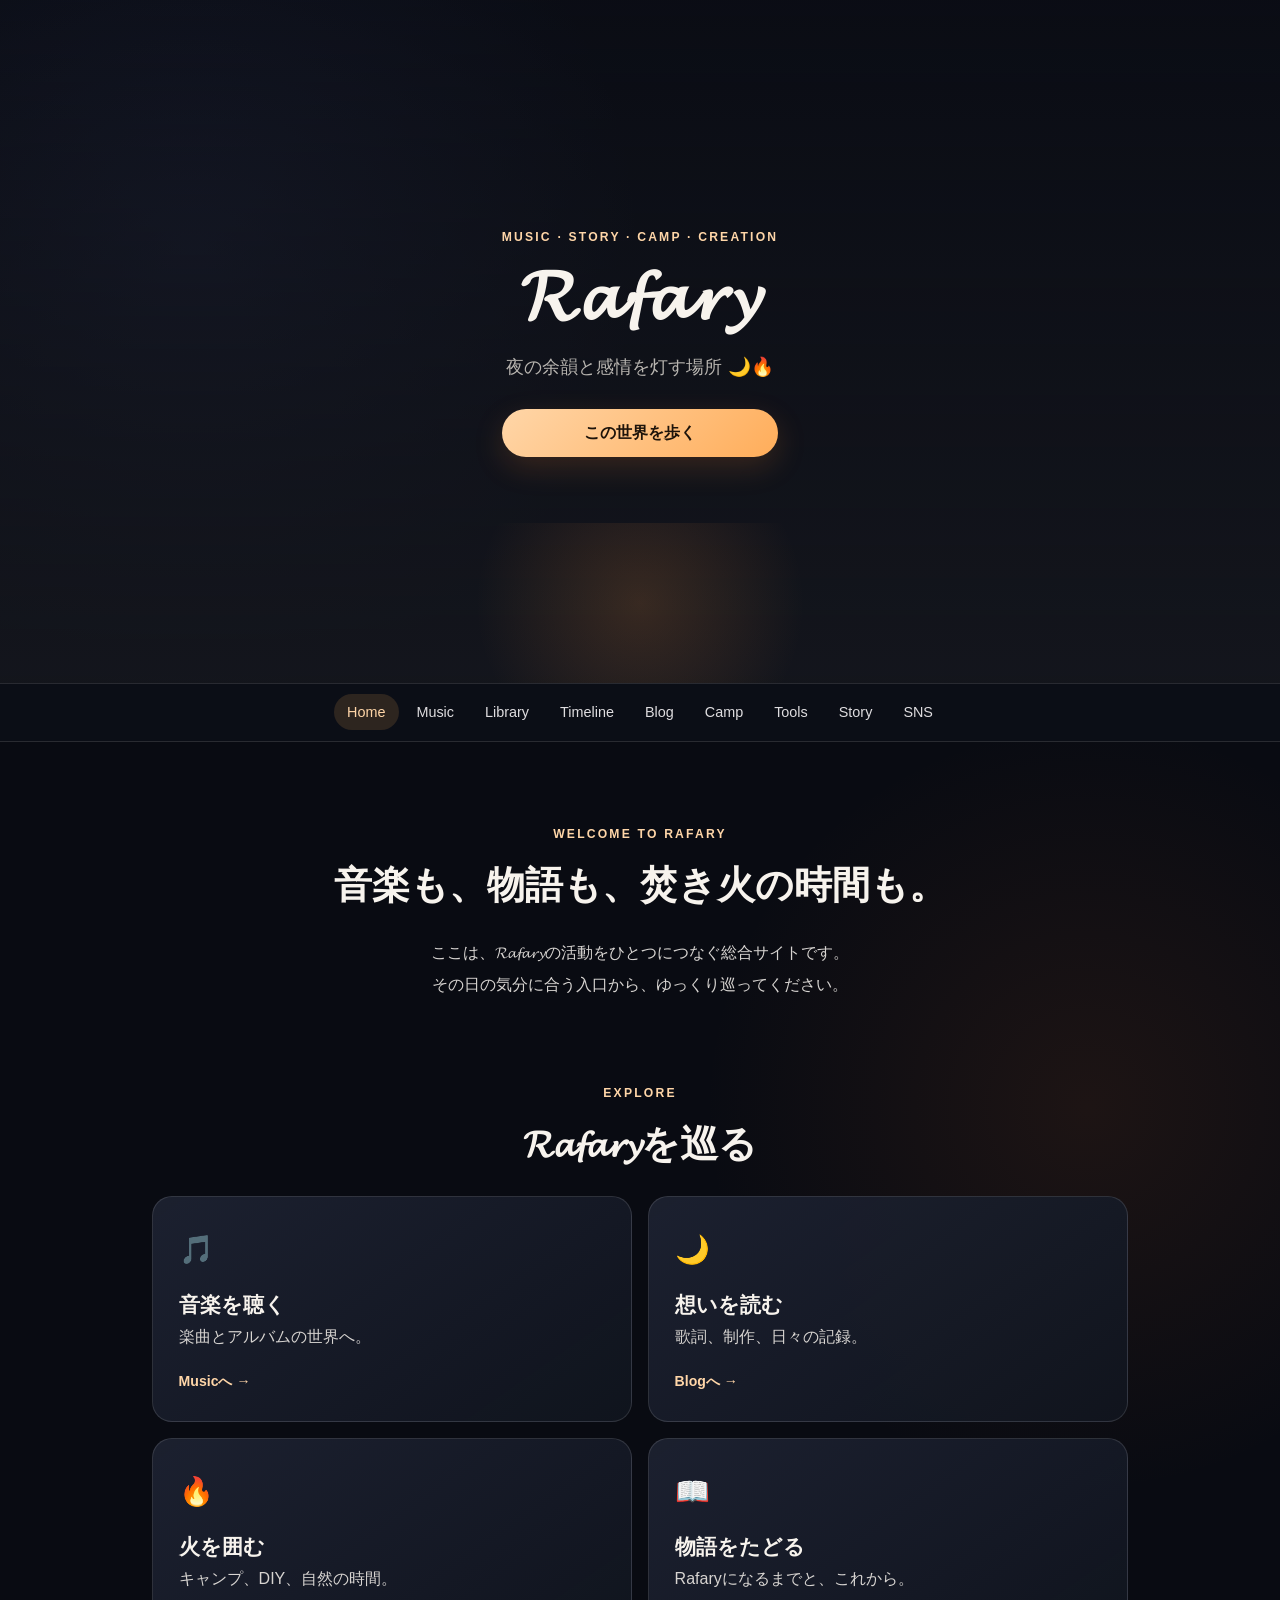
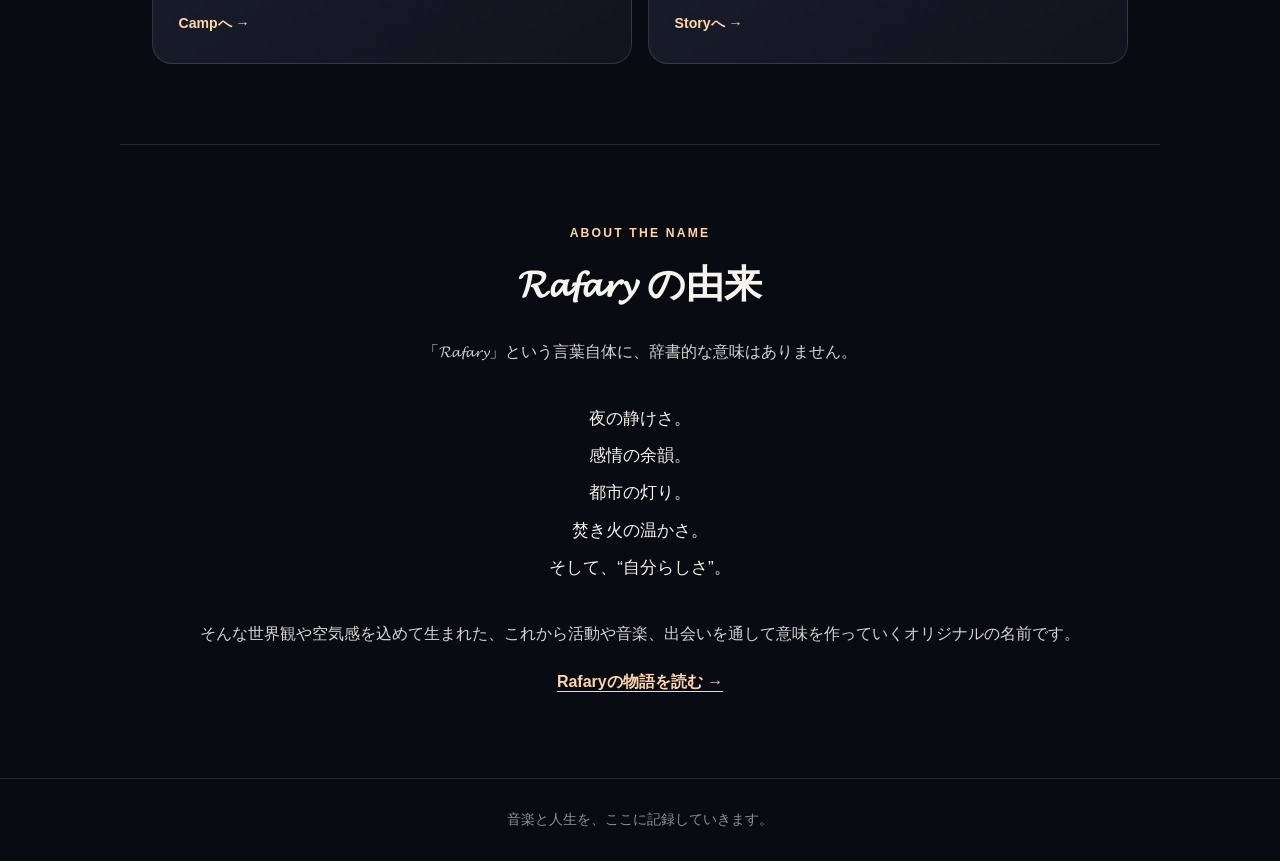
<file: index.html>
<!DOCTYPE html>
<html lang="ja">
<head>
<meta charset="UTF-8">
<meta name="viewport" content="width=device-width, initial-scale=1.0">
<meta name="description" content="音楽、物語、Rafary Camp、創作の記録をつなぐ𝓡𝓪𝓯𝓪𝓻𝔂総合サイト。">
<title>𝓡𝓪𝓯𝓪𝓻𝔂 | 夜の余韻と感情を灯す場所</title>
<link rel="stylesheet" href="style.css">
</head>
<body class="home-page">
<a class="skip-link" href="#main-content">本文へ移動</a>
<header class="hero">
  <p class="eyebrow">Music · Story · Camp · Creation</p>
  <h1>𝓡𝓪𝓯𝓪𝓻𝔂</h1>
  <p>夜の余韻と感情を灯す場所 <span aria-hidden="true">🌙🔥</span></p>
  <a class="hero-button" href="#main-content">この世界を歩く</a>
</header>
<nav class="site-nav" aria-label="メインナビゲーション">
  <div class="nav-inner">
    <a href="index.html" aria-current="page">Home</a>
    <a href="music.html">Music</a>
    <a href="discography.html">Library</a>
    <a href="timeline.html">Timeline</a>
    <a href="blog.html">Blog</a>
    <a href="camp.html">Camp</a>
    <a href="tools.html">Tools</a>
    <a href="story.html">Story</a>
    <a href="sns.html">SNS</a>
  </div>
</nav>
<main id="main-content">
  <section class="intro section-shell">
    <p class="eyebrow">Welcome to Rafary</p>
    <h2>音楽も、物語も、焚き火の時間も。</h2>
    <p>ここは、𝓡𝓪𝓯𝓪𝓻𝔂の活動をひとつにつなぐ総合サイトです。<br>その日の気分に合う入口から、ゆっくり巡ってください。</p>
  </section>
  <section class="portal section-shell" aria-labelledby="portal-title">
    <div class="section-heading"><p class="eyebrow">Explore</p><h2 id="portal-title">𝓡𝓪𝓯𝓪𝓻𝔂を巡る</h2></div>
    <div class="portal-grid">
      <a class="portal-card" href="music.html"><span class="card-icon" aria-hidden="true">🎵</span><h3>音楽を聴く</h3><p>楽曲とアルバムの世界へ。</p><span class="card-link">Musicへ →</span></a>
      <a class="portal-card" href="blog.html"><span class="card-icon" aria-hidden="true">🌙</span><h3>想いを読む</h3><p>歌詞、制作、日々の記録。</p><span class="card-link">Blogへ →</span></a>
      <a class="portal-card" href="camp.html"><span class="card-icon" aria-hidden="true">🔥</span><h3>火を囲む</h3><p>キャンプ、DIY、自然の時間。</p><span class="card-link">Campへ →</span></a>
      <a class="portal-card" href="story.html"><span class="card-icon" aria-hidden="true">📖</span><h3>物語をたどる</h3><p>Rafaryになるまでと、これから。</p><span class="card-link">Storyへ →</span></a>
    </div>
  </section>
  <section class="about section-shell origin">
    <p class="eyebrow">About the name</p><h2>𝓡𝓪𝓯𝓪𝓻𝔂 の由来</h2>
    <p>「𝓡𝓪𝓯𝓪𝓻𝔂」という言葉自体に、辞書的な意味はありません。</p>
    <p class="poem">夜の静けさ。<br>感情の余韻。<br>都市の灯り。<br>焚き火の温かさ。<br>そして、“自分らしさ”。</p>
    <p>そんな世界観や空気感を込めて生まれた、これから活動や音楽、出会いを通して意味を作っていくオリジナルの名前です。</p>
    <a class="text-link" href="story.html">Rafaryの物語を読む →</a>
  </section>
</main>
<footer class="site-footer"><p>音楽と人生を、ここに記録していきます。</p></footer>
</body>
</html>
</file>
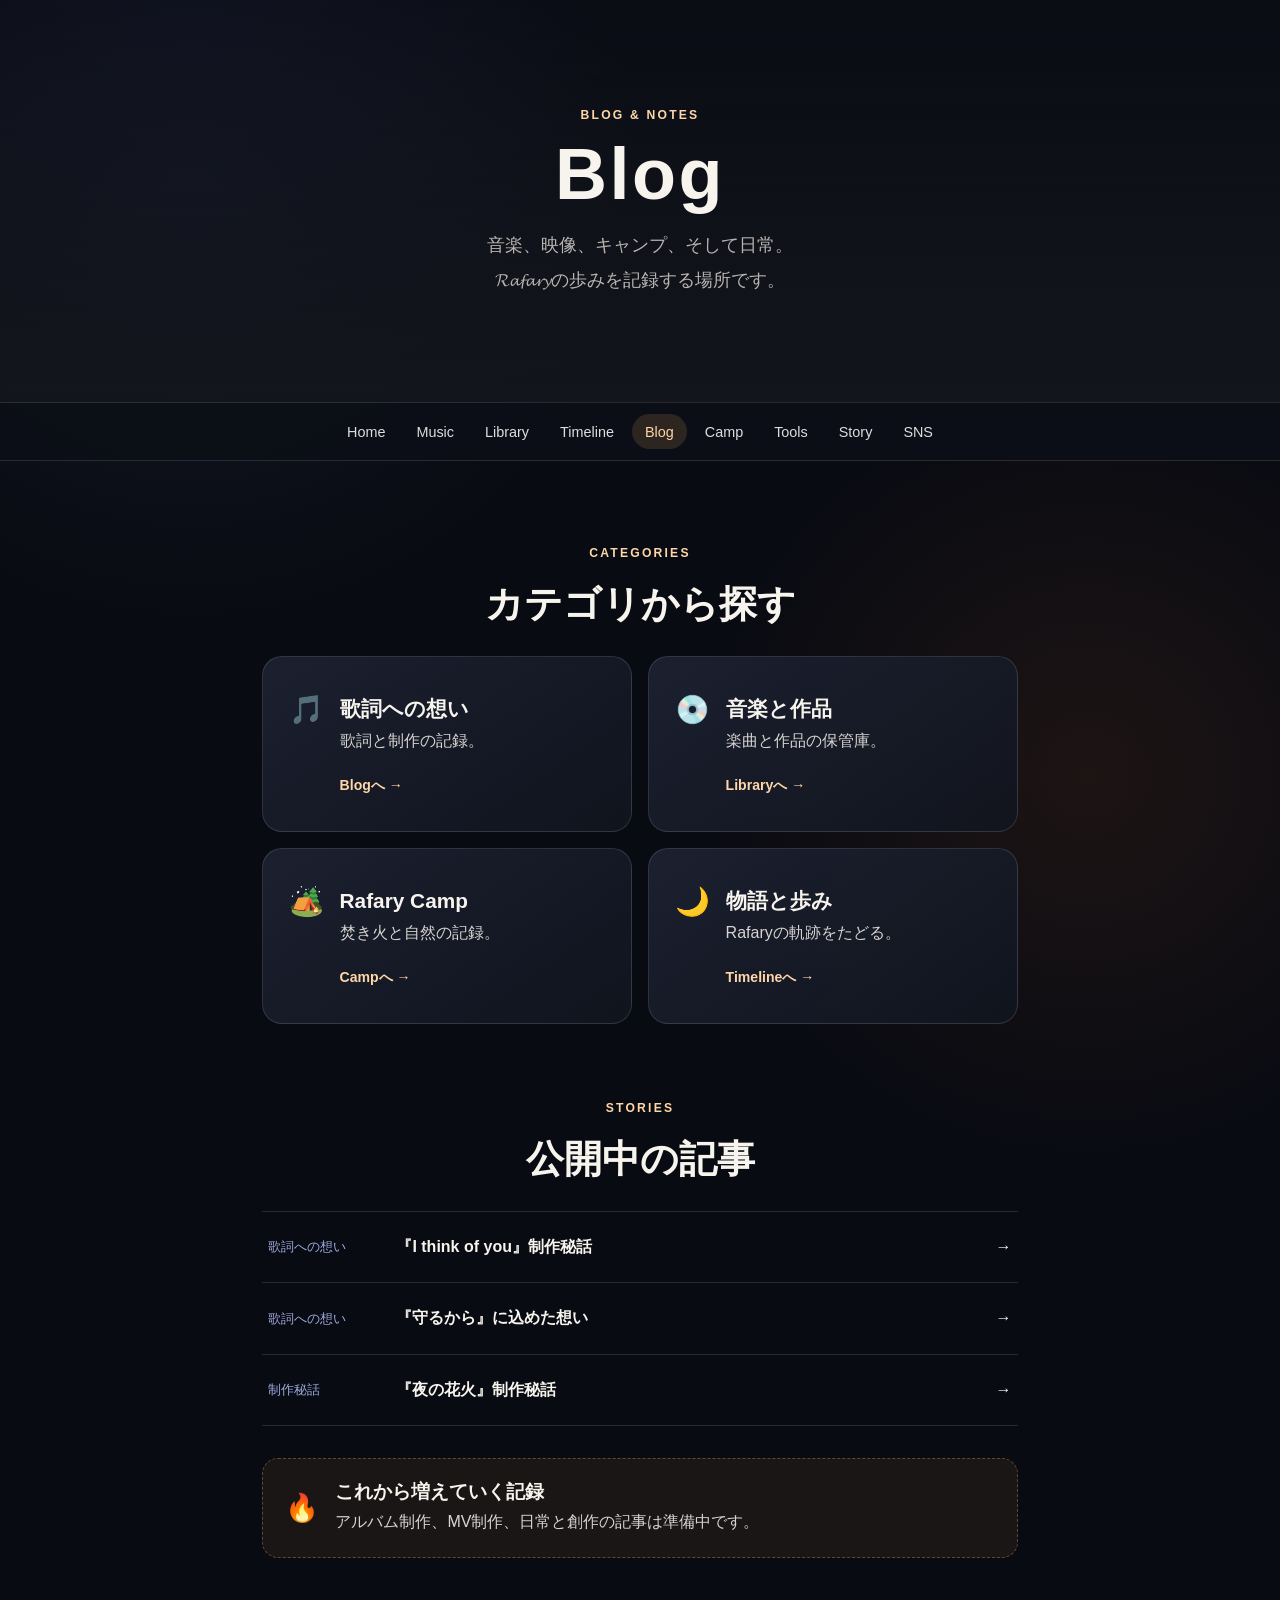
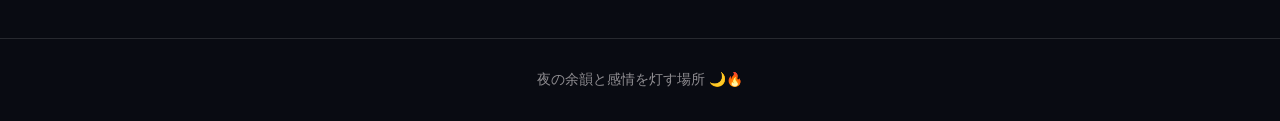
<file: blog.html>
<!DOCTYPE html>
<html lang="ja">
<head>
<meta charset="UTF-8">
<meta name="viewport" content="width=device-width, initial-scale=1.0">
<meta name="description" content="歌詞への想い、音楽、Rafary Camp、物語など、𝓡𝓪𝓯𝓪𝓻𝔂の記録をカテゴリから探せます。">
<title>Blog | 𝓡𝓪𝓯𝓪𝓻𝔂</title>
<link rel="stylesheet" href="style.css">
</head>
<body>
<a class="skip-link" href="#main-content">本文へ移動</a>
<header><p class="eyebrow">Blog & Notes</p><h1>Blog</h1><p>音楽、映像、キャンプ、そして日常。<br>𝓡𝓪𝓯𝓪𝓻𝔂の歩みを記録する場所です。</p></header>
<nav class="site-nav" aria-label="メインナビゲーション">
  <div class="nav-inner">
    <a href="index.html">Home</a>
    <a href="music.html">Music</a>
    <a href="discography.html">Library</a>
    <a href="timeline.html">Timeline</a>
    <a href="blog.html" aria-current="page">Blog</a>
    <a href="camp.html">Camp</a>
    <a href="tools.html">Tools</a>
    <a href="story.html">Story</a>
    <a href="sns.html">SNS</a>
  </div>
</nav>
<main id="main-content" class="about">
  <div class="section-heading"><p class="eyebrow">Categories</p><h2>カテゴリから探す</h2></div>
  <div class="category-grid">
    <a class="category-card" href="lyrics-thoughts.html"><span class="card-icon" aria-hidden="true">🎵</span><div><h3>歌詞への想い</h3><p>歌詞と制作の記録。</p><span class="card-link">Blogへ →</span></div></a>
    <a class="category-card" href="discography.html"><span class="card-icon" aria-hidden="true">💿</span><div><h3>音楽と作品</h3><p>楽曲と作品の保管庫。</p><span class="card-link">Libraryへ →</span></div></a>
    <a class="category-card" href="camp.html"><span class="card-icon" aria-hidden="true">🏕️</span><div><h3>Rafary Camp</h3><p>焚き火と自然の記録。</p><span class="card-link">Campへ →</span></div></a>
    <a class="category-card" href="timeline.html"><span class="card-icon" aria-hidden="true">🌙</span><div><h3>物語と歩み</h3><p>Rafaryの軌跡をたどる。</p><span class="card-link">Timelineへ →</span></div></a>
  </div>
  <section class="latest" aria-labelledby="latest-title">
    <div class="section-heading"><p class="eyebrow">Stories</p><h2 id="latest-title">公開中の記事</h2></div>
    <div class="article-list">
      <a class="article-row" href="i-think-of-you-story.html"><span>歌詞への想い</span><strong>『I think of you』制作秘話</strong><span aria-hidden="true">→</span></a>
      <a class="article-row" href="mamoru-kara-thoughts.html"><span>歌詞への想い</span><strong>『守るから』に込めた想い</strong><span aria-hidden="true">→</span></a>
      <a class="article-row" href="yoru-no-hanabi-thoughts.html"><span>制作秘話</span><strong>『夜の花火』制作秘話</strong><span aria-hidden="true">→</span></a>
    </div>
    <div class="coming-soon"><span aria-hidden="true">🔥</span><div><h3>これから増えていく記録</h3><p>アルバム制作、MV制作、日常と創作の記事は準備中です。</p></div></div>
  </section>
</main>
<footer class="site-footer"><p>夜の余韻と感情を灯す場所 <span aria-hidden="true">🌙🔥</span></p></footer>
</body>
</html>
</file>
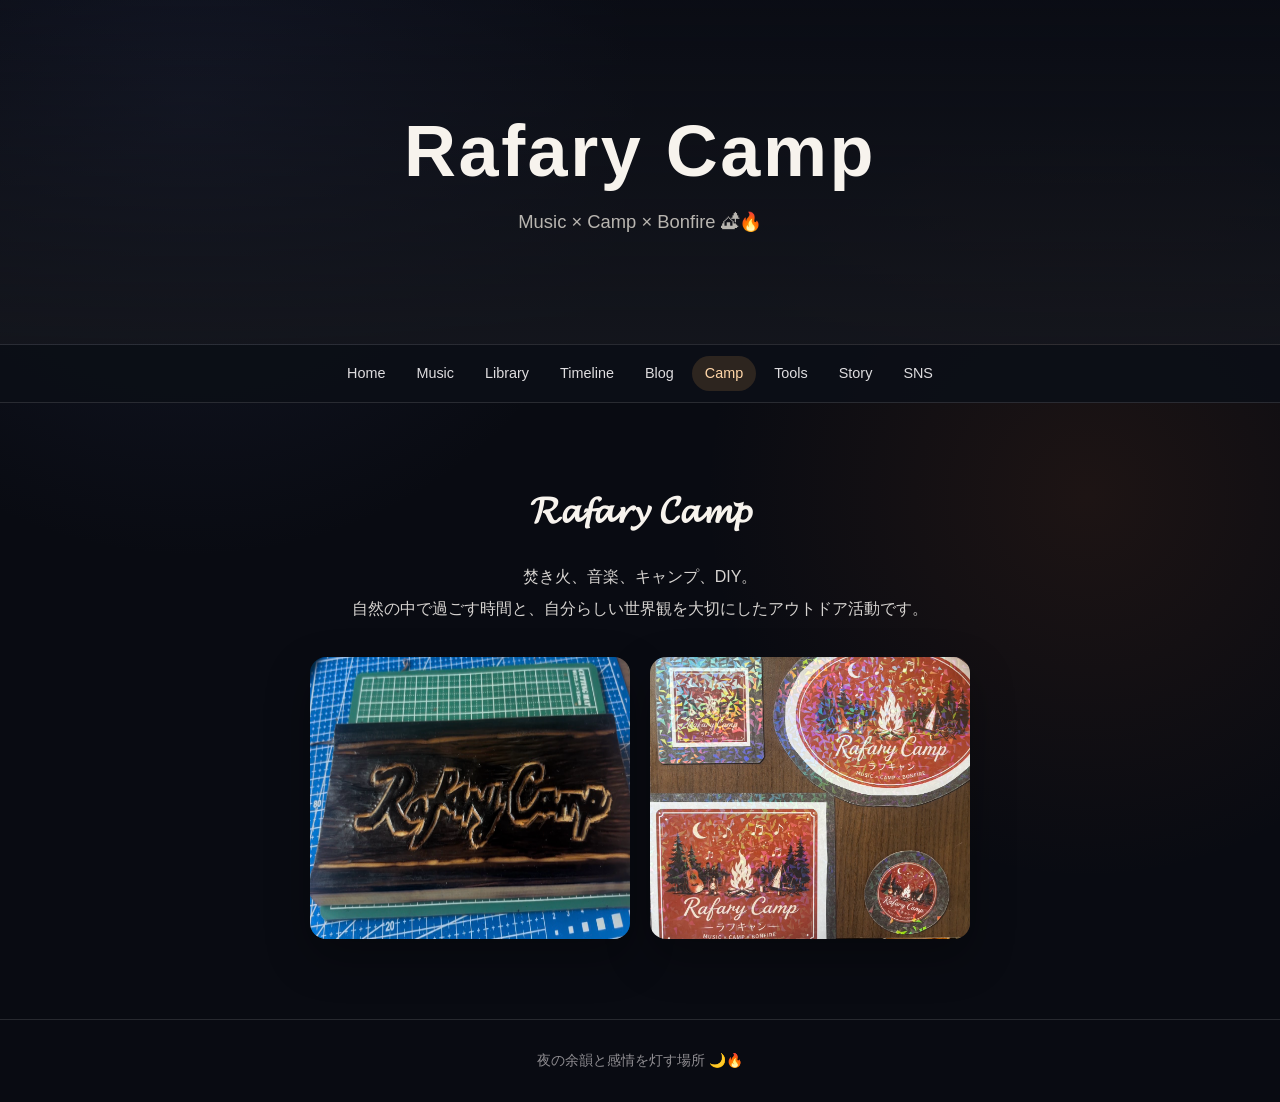
<file: camp.html>
<!DOCTYPE html>
<html lang="ja">
<head>
<meta charset="UTF-8">
<meta name="viewport" content="width=device-width, initial-scale=1.0">
<title>Rafary Camp | 𝓡𝓪𝓯𝓪𝓻𝔂</title>
<link rel="stylesheet" href="style.css">
</head>
<body>
<a class="skip-link" href="#main-content">本文へ移動</a>

<header>
<h1>Rafary Camp</h1>
<p>Music × Camp × Bonfire 🏕🔥</p>
</header>

<nav class="site-nav" aria-label="メインナビゲーション">
  <div class="nav-inner">
    <a href="index.html">Home</a>
    <a href="music.html">Music</a>
    <a href="discography.html">Library</a>
    <a href="timeline.html">Timeline</a>
    <a href="blog.html">Blog</a>
    <a href="camp.html" aria-current="page">Camp</a>
    <a href="tools.html">Tools</a>
    <a href="story.html">Story</a>
    <a href="sns.html">SNS</a>
  </div>
</nav>

<main id="main-content" class="about">
<h2>𝓡𝓪𝓯𝓪𝓻𝔂 𝓒𝓪𝓶𝓹</h2>

<p>
焚き火、音楽、キャンプ、DIY。<br>
自然の中で過ごす時間と、自分らしい世界観を大切にしたアウトドア活動です。
</p>

<div class="gallery">
    <img src="Camp-sign.jpg" alt="Rafary Camp 木吊り看板">
    <img src="Camp-stickers.jpg" alt="Rafary Camp マグネットステッカー">
</div>

</main>
<footer class="site-footer"><p>夜の余韻と感情を灯す場所 <span aria-hidden="true">🌙🔥</span></p></footer>
</body>
</html>
</file>
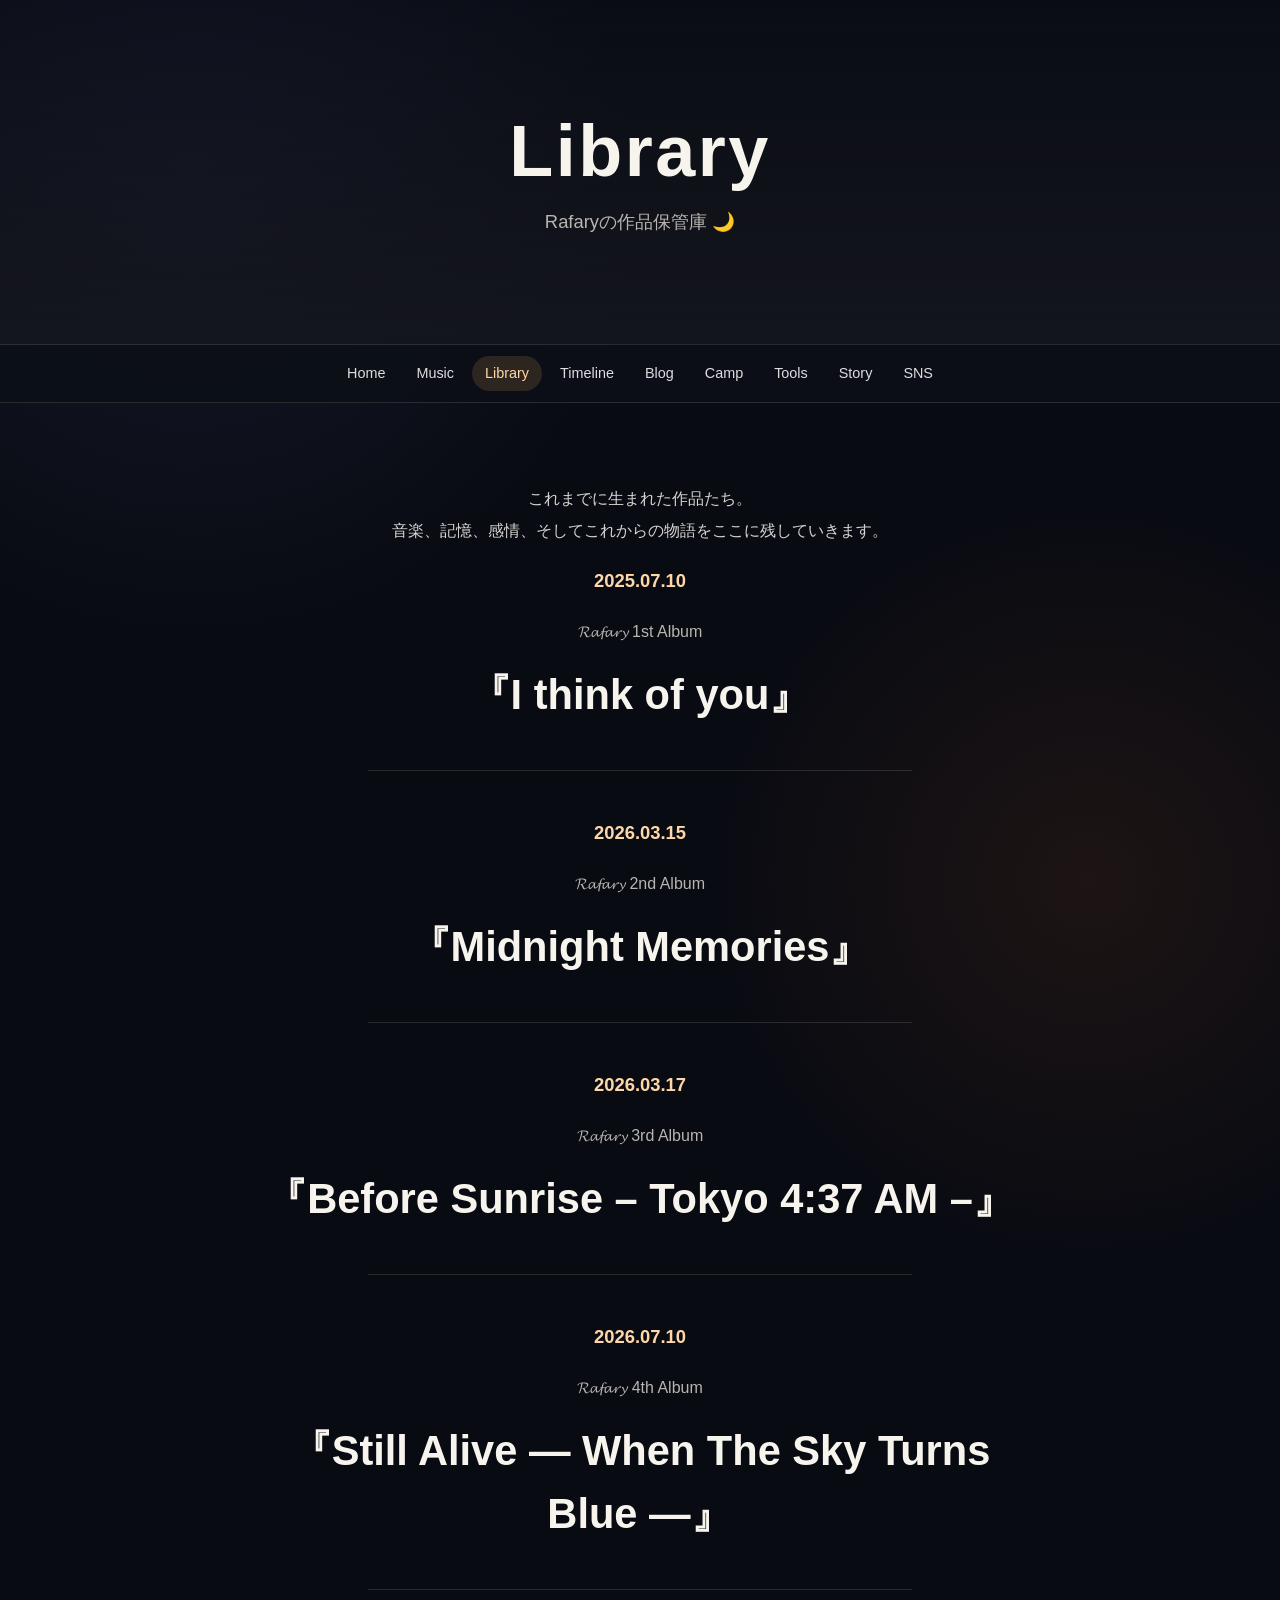
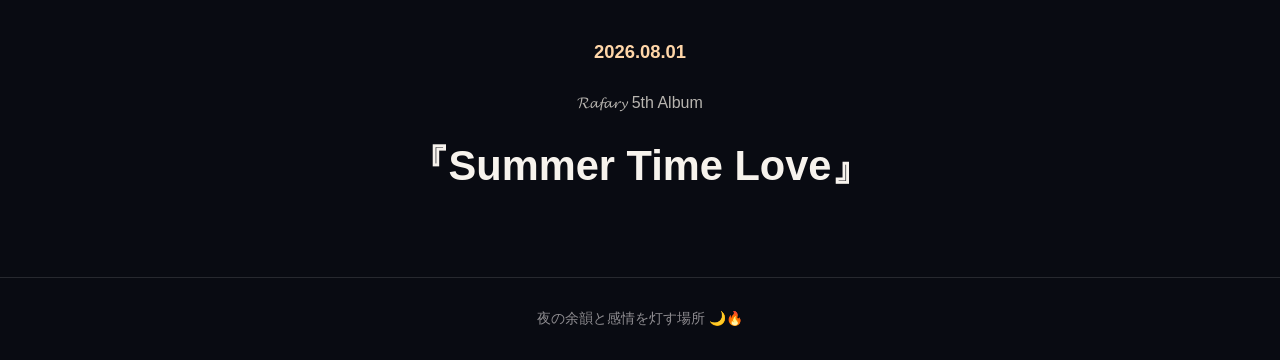
<file: discography.html>
<!DOCTYPE html>
<html lang="ja">
<head>
<meta charset="UTF-8">
<meta name="viewport" content="width=device-width, initial-scale=1.0">
<title>Library | 𝓡𝓪𝓯𝓪𝓻𝔂</title>
<link rel="stylesheet" href="style.css">
</head>
<body>
<a class="skip-link" href="#main-content">本文へ移動</a>

<header>
<h1>Library</h1>
<p>Rafaryの作品保管庫 🌙</p>
</header>

<nav class="site-nav" aria-label="メインナビゲーション">
  <div class="nav-inner">
    <a href="index.html">Home</a>
    <a href="music.html">Music</a>
    <a href="discography.html" aria-current="page">Library</a>
    <a href="timeline.html">Timeline</a>
    <a href="blog.html">Blog</a>
    <a href="camp.html">Camp</a>
    <a href="tools.html">Tools</a>
    <a href="story.html">Story</a>
    <a href="sns.html">SNS</a>
  </div>
</nav>

<main id="main-content" class="about">
  
<p>
これまでに生まれた作品たち。<br>
音楽、記憶、感情、そしてこれからの物語をここに残していきます。
</p>

<div class="card-list">

<div class="card">

<span class="date">2025.07.10</span>

<p>𝓡𝓪𝓯𝓪𝓻𝔂 1st Album</p>

<h3>『I think of you』</h3>

</div>

<hr class="album-divider">

<div class="card">

<span class="date">2026.03.15</span>

<p>𝓡𝓪𝓯𝓪𝓻𝔂 2nd Album</p>

<h3>『Midnight Memories』</h3>

</div>

<hr class="album-divider">

<div class="card">

<span class="date">2026.03.17</span>

<p>𝓡𝓪𝓯𝓪𝓻𝔂 3rd Album</p>

<h3>『Before Sunrise 
  – Tokyo 4:37 AM –』</h3>

</div>

<hr class="album-divider">

<div class="card">

<span class="date">2026.07.10</span>

<p>𝓡𝓪𝓯𝓪𝓻𝔂 4th Album</p>

<h3>『Still Alive 
  — When The Sky Turns Blue —』</h3>

</div>

<hr class="album-divider">

<div class="card">

<span class="date">2026.08.01</span>

<p>𝓡𝓪𝓯𝓪𝓻𝔂 5th Album</p>

<h3>『Summer Time Love』</h3>

</div>

</div>
</main>
<footer class="site-footer"><p>夜の余韻と感情を灯す場所 <span aria-hidden="true">🌙🔥</span></p></footer>
</body>
</html>
</file>
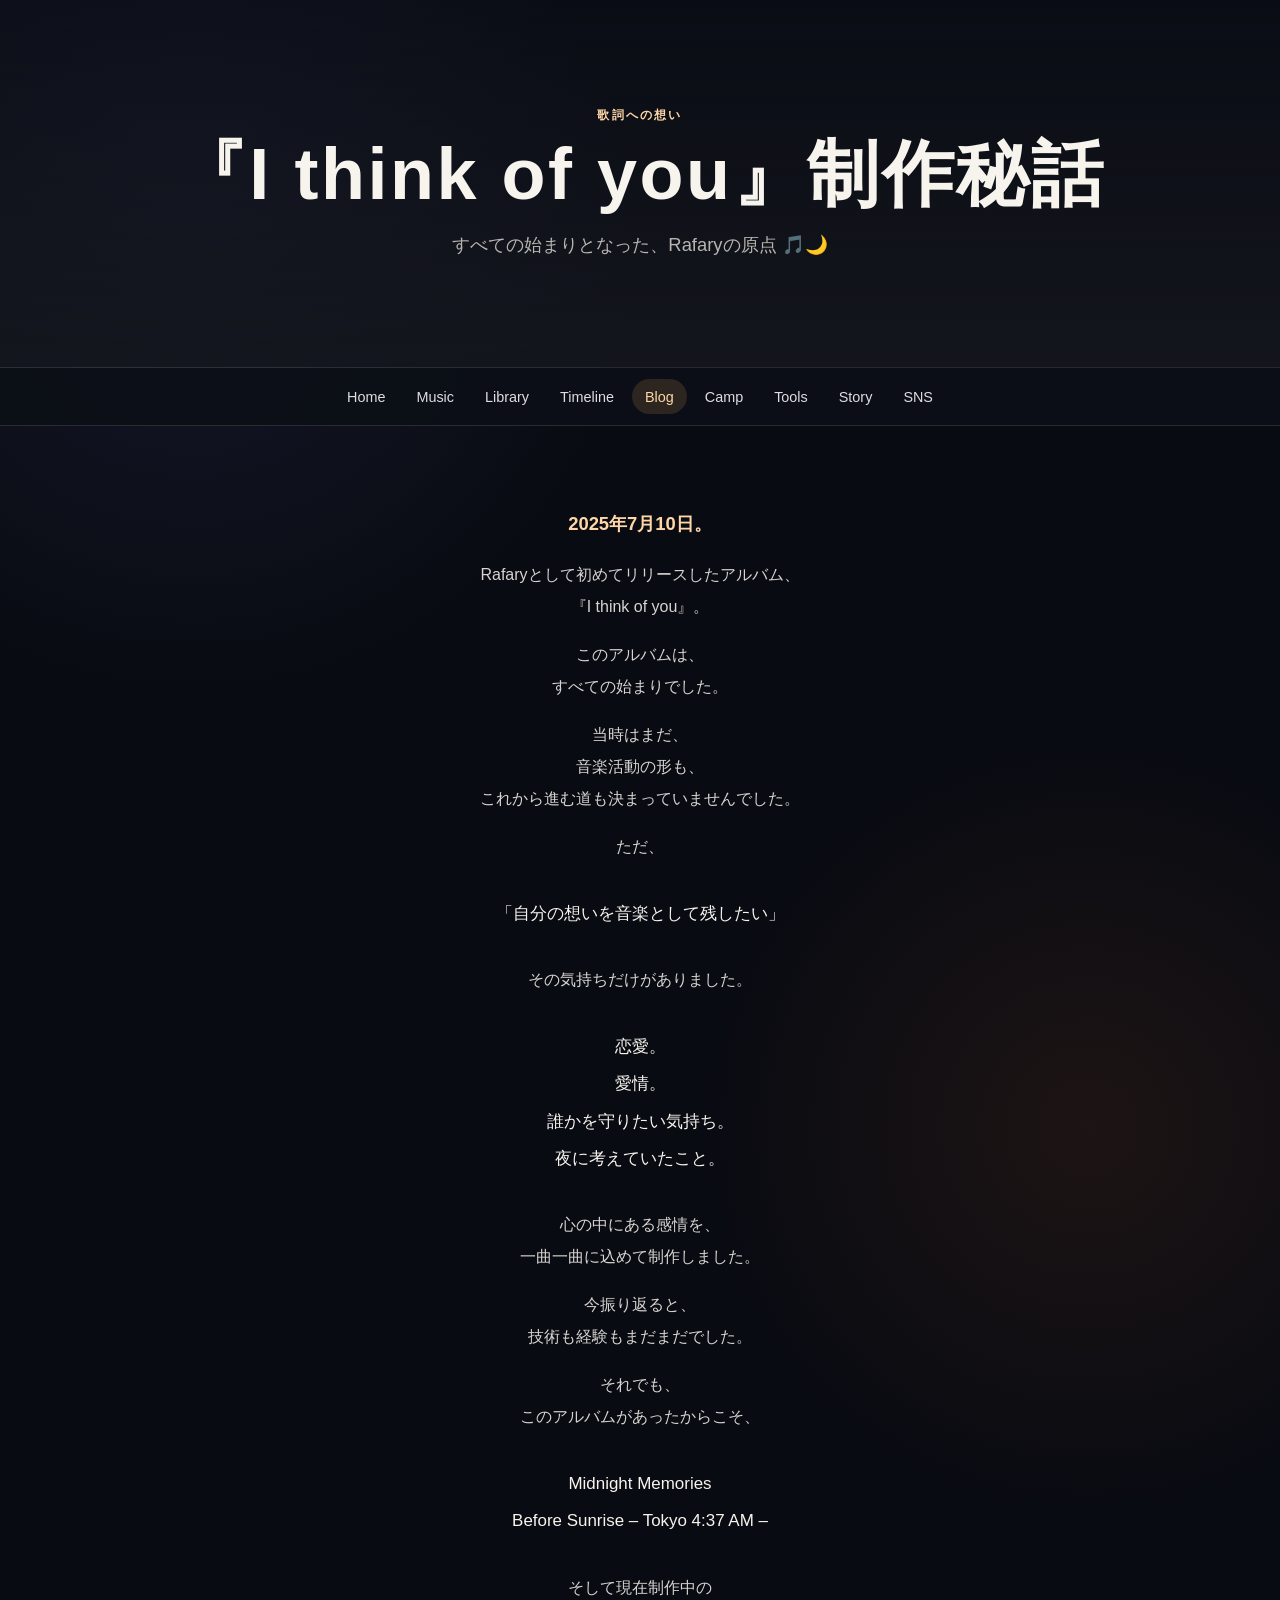
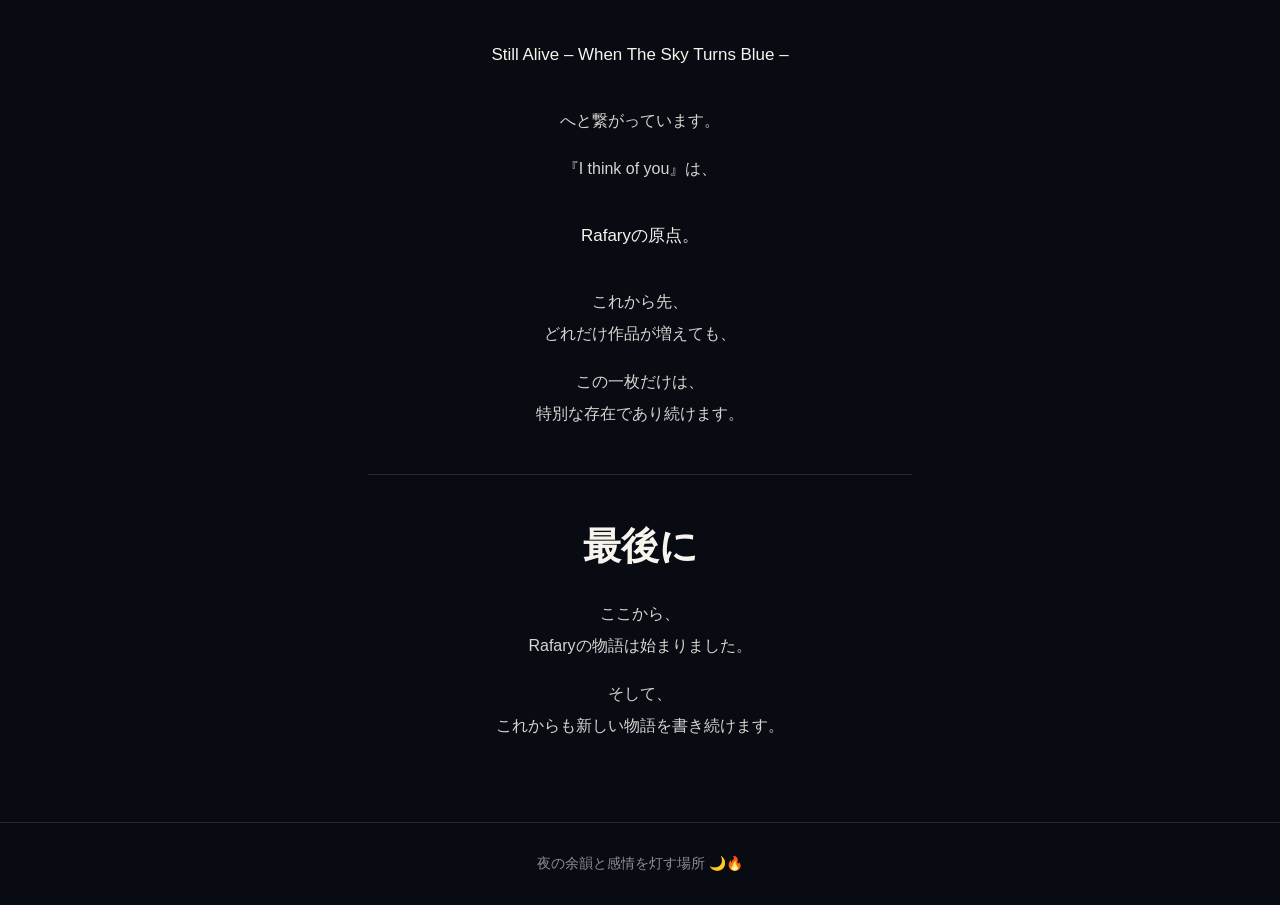
<file: i-think-of-you-story.html>
<!DOCTYPE html>
<html lang="ja">
<head>
<meta charset="UTF-8">
<meta name="viewport" content="width=device-width, initial-scale=1.0">
<meta name="description" content="Rafary初のアルバム『I think of you』の制作背景と、作品に込めた想いを綴ります。">
<title>『I think of you』制作秘話 | 𝓡𝓪𝓯𝓪𝓻𝔂</title>
<link rel="stylesheet" href="style.css">
</head>
<body>
<a class="skip-link" href="#main-content">本文へ移動</a>

<header>
<p class="eyebrow">歌詞への想い</p>
<h1>『I think of you』制作秘話</h1>
<p>すべての始まりとなった、Rafaryの原点 🎵🌙</p>
</header>

<nav class="site-nav" aria-label="メインナビゲーション">
  <div class="nav-inner">
    <a href="index.html">Home</a>
    <a href="music.html">Music</a>
    <a href="discography.html">Library</a>
    <a href="timeline.html">Timeline</a>
    <a href="blog.html" aria-current="page">Blog</a>
    <a href="camp.html">Camp</a>
    <a href="tools.html">Tools</a>
    <a href="story.html">Story</a>
    <a href="sns.html">SNS</a>
  </div>
</nav>

<main id="main-content" class="about">
<article>
<time class="date" datetime="2025-07-10">2025年7月10日。</time>

<p>
Rafaryとして初めてリリースしたアルバム、<br>
『I think of you』。
</p>

<p>
このアルバムは、<br>
すべての始まりでした。
</p>

<p>
当時はまだ、<br>
音楽活動の形も、<br>
これから進む道も決まっていませんでした。
</p>

<p>ただ、</p>

<p class="poem">「自分の想いを音楽として残したい」</p>

<p>その気持ちだけがありました。</p>

<p class="poem">
恋愛。<br>
愛情。<br>
誰かを守りたい気持ち。<br>
夜に考えていたこと。
</p>

<p>
心の中にある感情を、<br>
一曲一曲に込めて制作しました。
</p>

<p>
今振り返ると、<br>
技術も経験もまだまだでした。
</p>

<p>
それでも、<br>
このアルバムがあったからこそ、
</p>

<p class="poem">
Midnight Memories<br>
Before Sunrise – Tokyo 4:37 AM –
</p>

<p>そして現在制作中の</p>

<p class="poem">Still Alive – When The Sky Turns Blue –</p>

<p>へと繋がっています。</p>

<p>『I think of you』は、</p>

<p class="poem">Rafaryの原点。</p>

<p>
これから先、<br>
どれだけ作品が増えても、
</p>

<p>
この一枚だけは、<br>
特別な存在であり続けます。
</p>

<hr class="album-divider">

<h2>最後に</h2>

<p>
ここから、<br>
Rafaryの物語は始まりました。
</p>

<p>
そして、<br>
これからも新しい物語を書き続けます。
</p>
</article>
</main>

<footer class="site-footer"><p>夜の余韻と感情を灯す場所 <span aria-hidden="true">🌙🔥</span></p></footer>
</body>
</html>
</file>
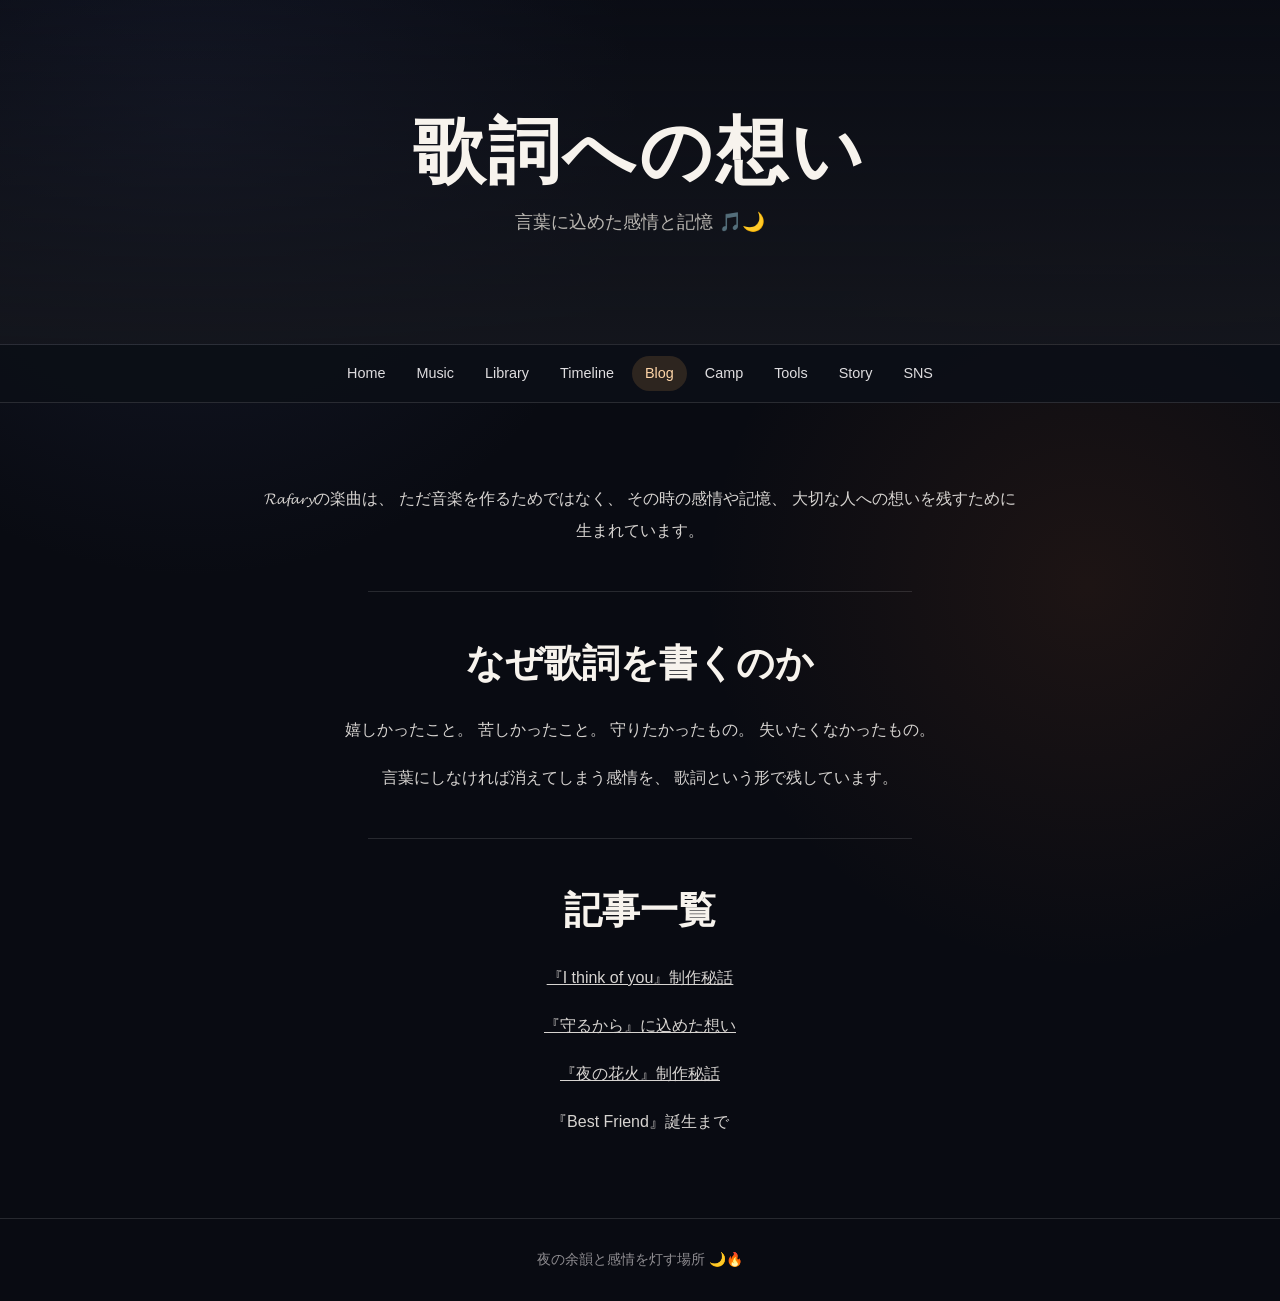
<file: lyrics-thoughts.html>
<!DOCTYPE html>

<html lang="ja">
<head>
<meta charset="UTF-8">
<meta name="viewport" content="width=device-width, initial-scale=1.0">
<title>歌詞への想い | 𝓡𝓪𝓯𝓪𝓻𝔂</title>
<link rel="stylesheet" href="style.css">
</head>
<body>
<a class="skip-link" href="#main-content">本文へ移動</a>

<header>
<h1>歌詞への想い</h1>
<p>言葉に込めた感情と記憶 🎵🌙</p>
</header>

<nav class="site-nav" aria-label="メインナビゲーション">
  <div class="nav-inner">
    <a href="index.html">Home</a>
    <a href="music.html">Music</a>
    <a href="discography.html">Library</a>
    <a href="timeline.html">Timeline</a>
    <a href="blog.html" aria-current="page">Blog</a>
    <a href="camp.html">Camp</a>
    <a href="tools.html">Tools</a>
    <a href="story.html">Story</a>
    <a href="sns.html">SNS</a>
  </div>
</nav>

<main id="main-content" class="about">

<p>
𝓡𝓪𝓯𝓪𝓻𝔂の楽曲は、
ただ音楽を作るためではなく、
その時の感情や記憶、
大切な人への想いを残すために生まれています。
</p>

<hr class="album-divider">

<h2>なぜ歌詞を書くのか</h2>

<p>
嬉しかったこと。
苦しかったこと。
守りたかったもの。
失いたくなかったもの。
</p>

<p>
言葉にしなければ消えてしまう感情を、
歌詞という形で残しています。
</p>

<hr class="album-divider">

<h2>記事一覧</h2>

<p>
<a href="i-think-of-you-story.html">
『I think of you』制作秘話
</a>
</p>

<p>
<a href="mamoru-kara-thoughts.html">
『守るから』に込めた想い
</a>
</p>

<p>
<a href="yoru-no-hanabi-thoughts.html">
『夜の花火』制作秘話
</a>
</p>

<p>
『Best Friend』誕生まで
</p>

</main>
<footer class="site-footer"><p>夜の余韻と感情を灯す場所 <span aria-hidden="true">🌙🔥</span></p></footer>
</body>
</html>
</file>
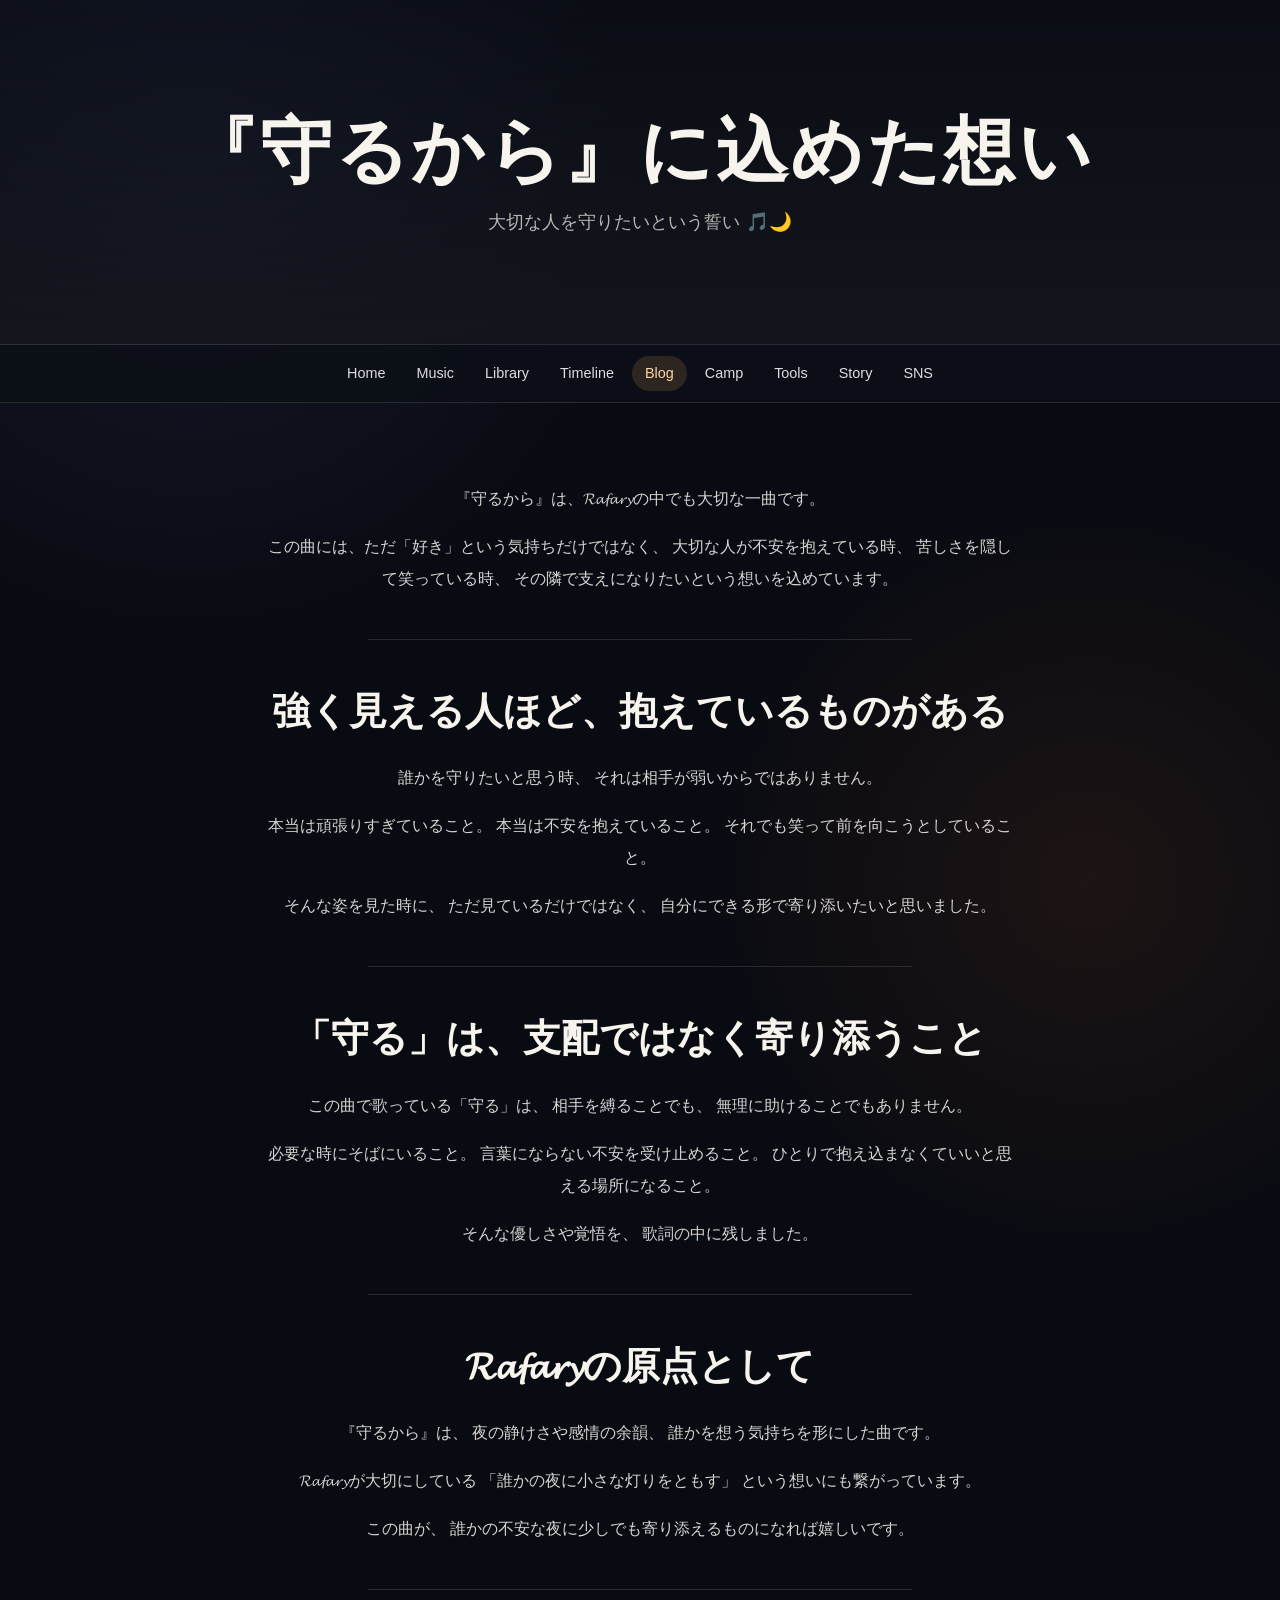
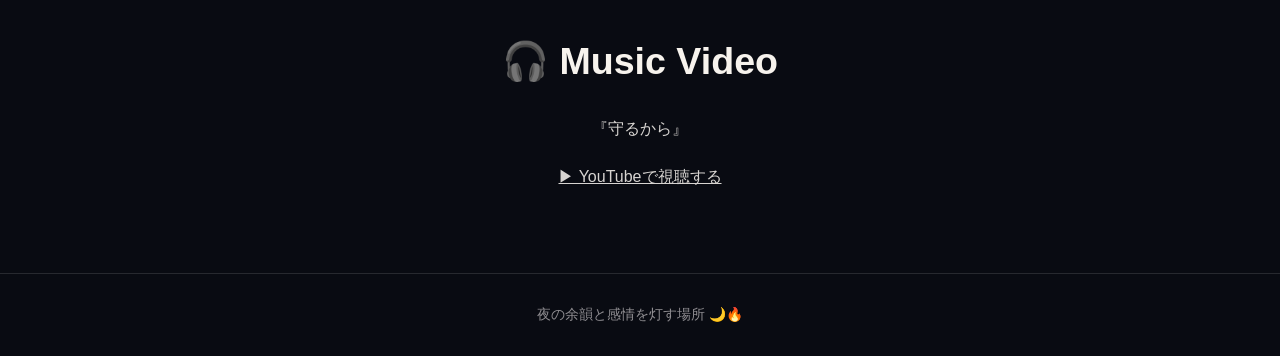
<file: mamoru-kara-thoughts.html>
<!DOCTYPE html>
<html lang="ja">
<head>
<meta charset="UTF-8">
<meta name="viewport" content="width=device-width, initial-scale=1.0">
<title>『守るから』に込めた想い | 𝓡𝓪𝓯𝓪𝓻𝔂</title>
<link rel="stylesheet" href="style.css">
</head>
<body>
<a class="skip-link" href="#main-content">本文へ移動</a>

<header>
<h1>『守るから』に込めた想い</h1>
<p>大切な人を守りたいという誓い 🎵🌙</p>
</header>

<nav class="site-nav" aria-label="メインナビゲーション">
  <div class="nav-inner">
    <a href="index.html">Home</a>
    <a href="music.html">Music</a>
    <a href="discography.html">Library</a>
    <a href="timeline.html">Timeline</a>
    <a href="blog.html" aria-current="page">Blog</a>
    <a href="camp.html">Camp</a>
    <a href="tools.html">Tools</a>
    <a href="story.html">Story</a>
    <a href="sns.html">SNS</a>
  </div>
</nav>

<main id="main-content" class="about">

<p>
『守るから』は、𝓡𝓪𝓯𝓪𝓻𝔂の中でも大切な一曲です。
</p>

<p>
この曲には、ただ「好き」という気持ちだけではなく、
大切な人が不安を抱えている時、
苦しさを隠して笑っている時、
その隣で支えになりたいという想いを込めています。
</p>

<hr class="album-divider">

<h2>強く見える人ほど、抱えているものがある</h2>

<p>
誰かを守りたいと思う時、
それは相手が弱いからではありません。
</p>

<p>
本当は頑張りすぎていること。
本当は不安を抱えていること。
それでも笑って前を向こうとしていること。
</p>

<p>
そんな姿を見た時に、
ただ見ているだけではなく、
自分にできる形で寄り添いたいと思いました。
</p>

<hr class="album-divider">

<h2>「守る」は、支配ではなく寄り添うこと</h2>

<p>
この曲で歌っている「守る」は、
相手を縛ることでも、
無理に助けることでもありません。
</p>

<p>
必要な時にそばにいること。
言葉にならない不安を受け止めること。
ひとりで抱え込まなくていいと思える場所になること。
</p>

<p>
そんな優しさや覚悟を、
歌詞の中に残しました。
</p>

<hr class="album-divider">

<h2>𝓡𝓪𝓯𝓪𝓻𝔂の原点として</h2>

<p>
『守るから』は、
夜の静けさや感情の余韻、
誰かを想う気持ちを形にした曲です。
</p>

<p>
𝓡𝓪𝓯𝓪𝓻𝔂が大切にしている
「誰かの夜に小さな灯りをともす」
という想いにも繋がっています。
</p>

<p>
この曲が、
誰かの不安な夜に少しでも寄り添えるものになれば嬉しいです。
</p>

<hr class="album-divider">

<h2>🎧 Music Video</h2>

<p>
『守るから』
</p>

<p>
<a href="https://youtu.be/fPcqHDmN9Rg?si=58Bmxl79Mf5zuYhE" target="_blank">
▶ YouTubeで視聴する
</a>
</p>

</main>
<footer class="site-footer"><p>夜の余韻と感情を灯す場所 <span aria-hidden="true">🌙🔥</span></p></footer>
</body>
</html>
</file>
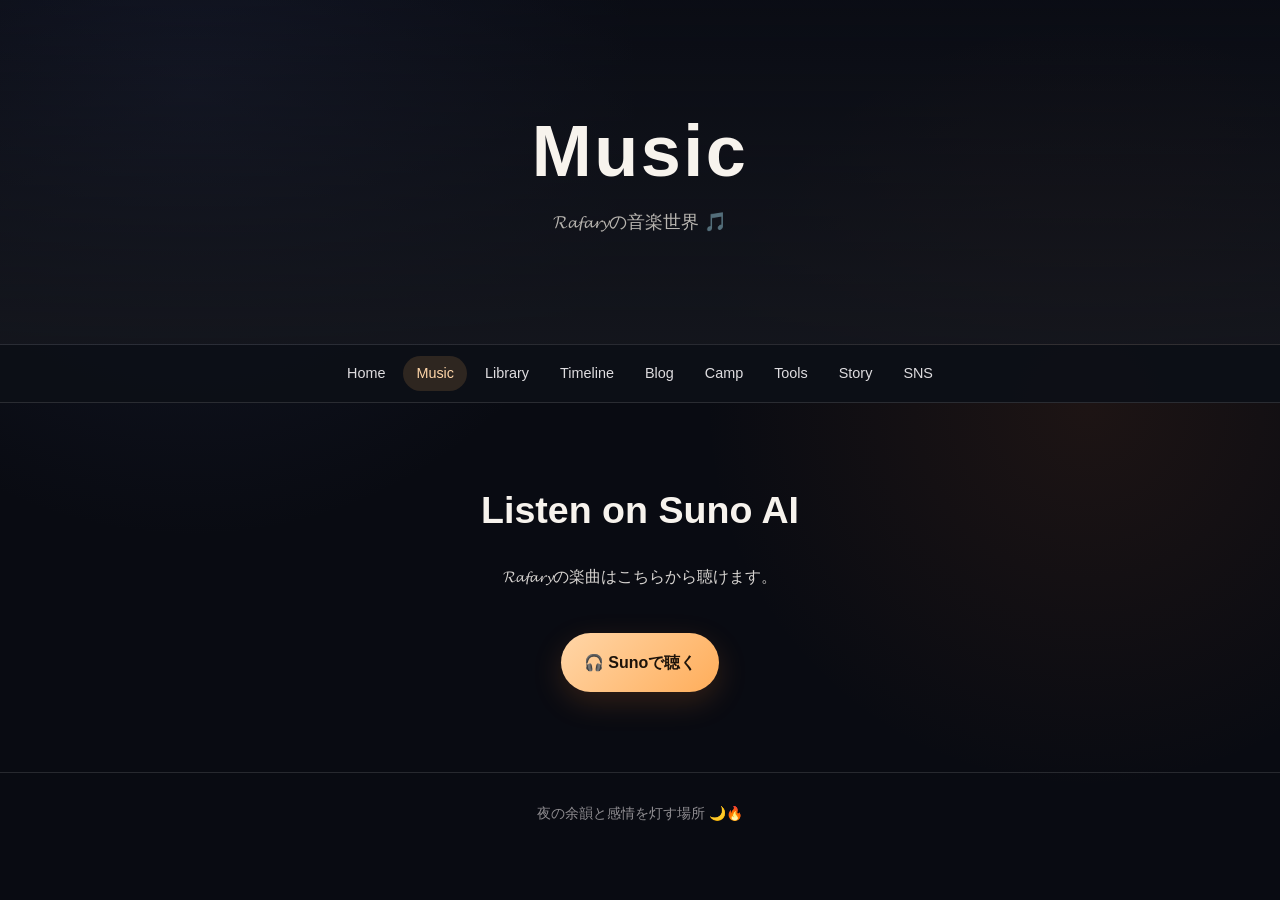
<file: music.html>
<!DOCTYPE html>
<html lang="ja">
<head>
<meta charset="UTF-8">
<meta name="viewport" content="width=device-width, initial-scale=1.0">
<title>Music | 𝓡𝓪𝓯𝓪𝓻𝔂</title>
<link rel="stylesheet" href="style.css">
</head>
<body>
<a class="skip-link" href="#main-content">本文へ移動</a>

<header>
<h1>Music</h1>
<p>𝓡𝓪𝓯𝓪𝓻𝔂の音楽世界 🎵</p>
</header>

<nav class="site-nav" aria-label="メインナビゲーション">
  <div class="nav-inner">
    <a href="index.html">Home</a>
    <a href="music.html" aria-current="page">Music</a>
    <a href="discography.html">Library</a>
    <a href="timeline.html">Timeline</a>
    <a href="blog.html">Blog</a>
    <a href="camp.html">Camp</a>
    <a href="tools.html">Tools</a>
    <a href="story.html">Story</a>
    <a href="sns.html">SNS</a>
  </div>
</nav>
  
<main id="main-content" class="about">
<h2>Listen on Suno AI</h2>

<p>
𝓡𝓪𝓯𝓪𝓻𝔂の楽曲はこちらから聴けます。
</p>

<a class="music-button" href="https://suno.com/@rafary" target="_blank">
🎧 Sunoで聴く
</a>
</main>
<footer class="site-footer"><p>夜の余韻と感情を灯す場所 <span aria-hidden="true">🌙🔥</span></p></footer>
</body>
</html>
</file>
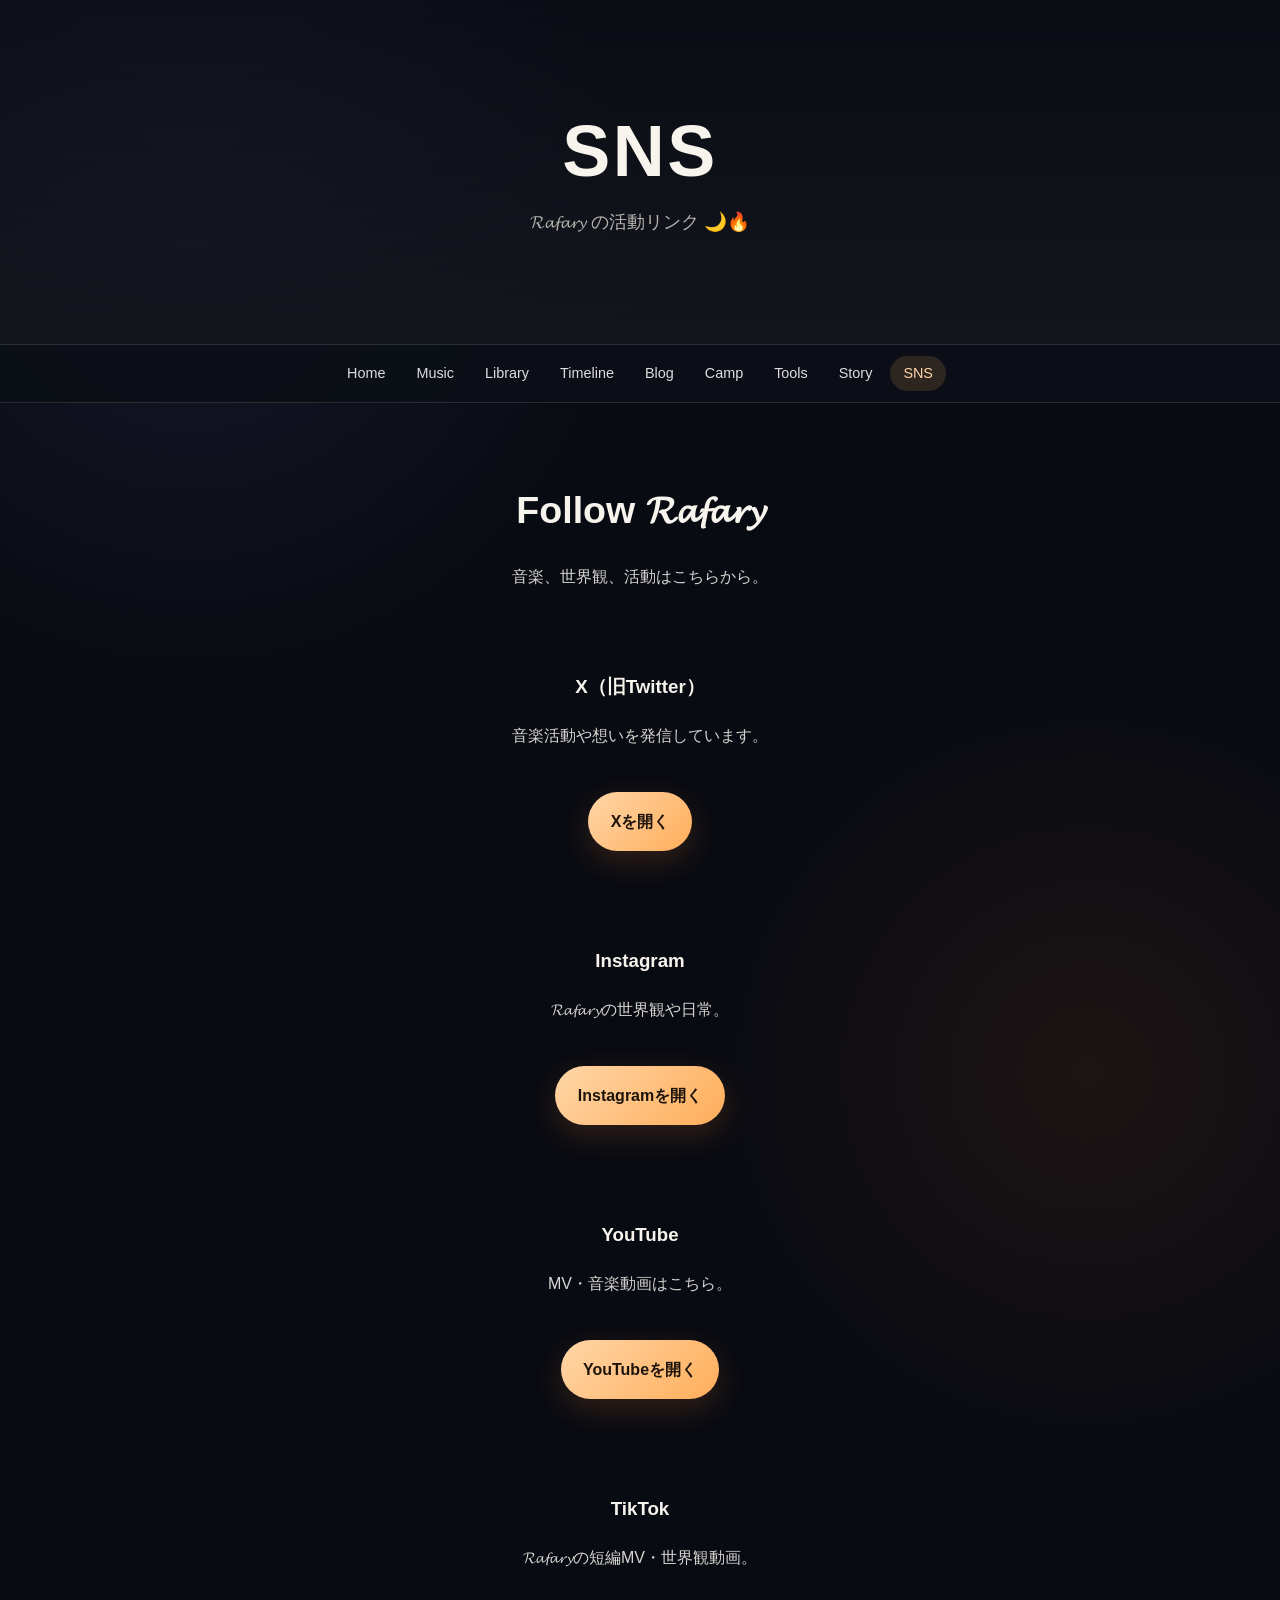
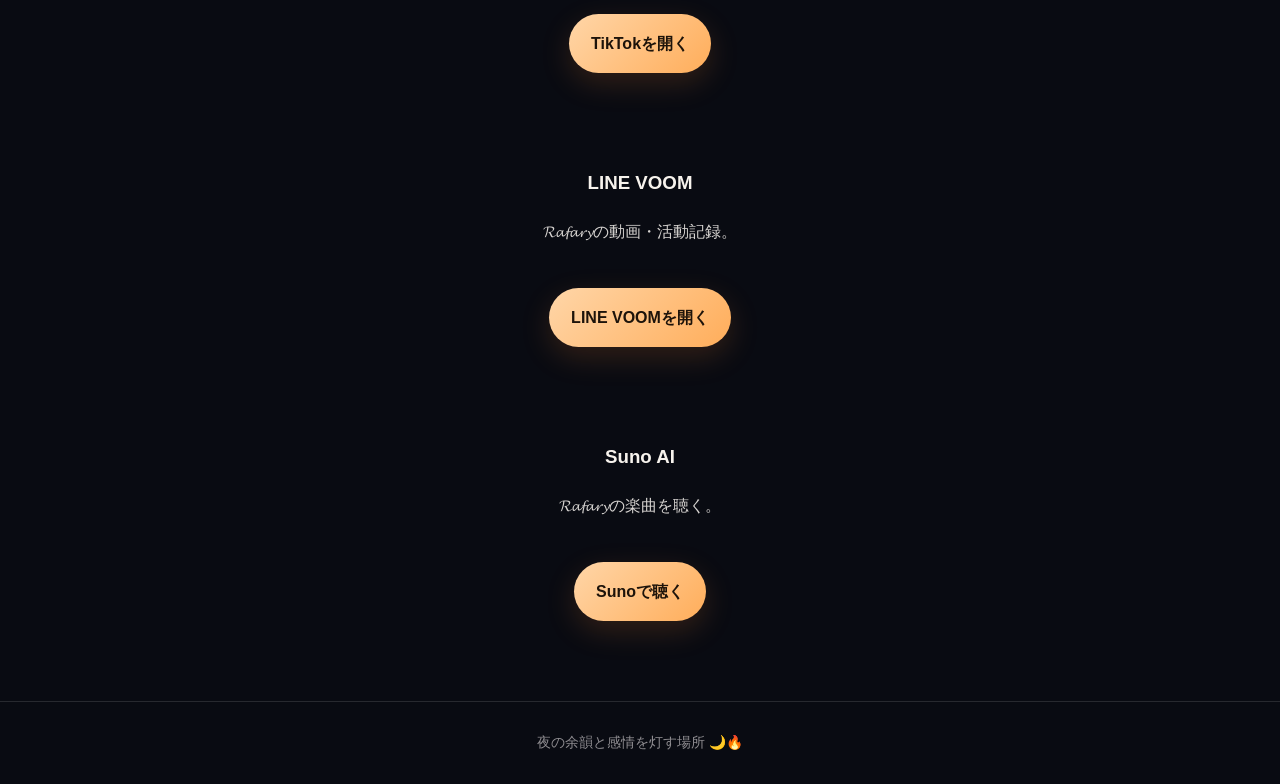
<file: sns.html>
<!DOCTYPE html>
<html lang="ja">
<head>
    <meta charset="UTF-8">
    <meta name="viewport" content="width=device-width, initial-scale=1.0">
    <title>SNS | 𝓡𝓪𝓯𝓪𝓻𝔂</title>
    <link rel="stylesheet" href="style.css">
</head>

<body>
<a class="skip-link" href="#main-content">本文へ移動</a>

<header>
    <h1>SNS</h1>
    <p>𝓡𝓪𝓯𝓪𝓻𝔂 の活動リンク 🌙🔥</p>
</header>

<nav class="site-nav" aria-label="メインナビゲーション">
  <div class="nav-inner">
    <a href="index.html">Home</a>
    <a href="music.html">Music</a>
    <a href="discography.html">Library</a>
    <a href="timeline.html">Timeline</a>
    <a href="blog.html">Blog</a>
    <a href="camp.html">Camp</a>
    <a href="tools.html">Tools</a>
    <a href="story.html">Story</a>
    <a href="sns.html" aria-current="page">SNS</a>
  </div>
</nav>

<main id="main-content" class="about">

    <h2>Follow 𝓡𝓪𝓯𝓪𝓻𝔂</h2>

    <p>
        音楽、世界観、活動はこちらから。
    </p>

    <br>

    <div class="sns-box">

        <h3>X（旧Twitter）</h3>
        <p>音楽活動や想いを発信しています。</p>

        <a class="music-button"
        href="https://x.com/Rafary0206"
        target="_blank">
        Xを開く
        </a>

        <br><br><br>

        <h3>Instagram</h3>
        <p>𝓡𝓪𝓯𝓪𝓻𝔂の世界観や日常。</p>

        <a class="music-button"
        href="https://www.instagram.com/rafary_0206/"
        target="_blank">
        Instagramを開く
        </a>

        <br><br><br>

        <h3>YouTube</h3>
        <p>MV・音楽動画はこちら。</p>

        <a class="music-button"
        href="https://youtube.com/@rafary-0206?si=sDe6UaeuysVyRojr"
        target="_blank">
        YouTubeを開く
        </a>

        <br><br><br>
        
        <h3>TikTok</h3>
        <p>𝓡𝓪𝓯𝓪𝓻𝔂の短編MV・世界観動画。</p>

        <a class="music-button"
        href="https://www.tiktok.com/@rafary26?_r=1&_t=ZS-97G6IqGfC0i"
        target="_blank">
        TikTokを開く
        </a>

        <br><br><br>
        
        <h3>LINE VOOM</h3>
        <p>𝓡𝓪𝓯𝓪𝓻𝔂の動画・活動記録。</p>

        <a class="music-button"
        href="https://linevoom.line.me/user/_db5mACy3ZybzhjVsa6iwVBS3XnKPeMtyCazR7Aw"
        target="_blank">
        LINE VOOMを開く
        </a>

        <br><br><br>
        
        <h3>Suno AI</h3>
        <p>𝓡𝓪𝓯𝓪𝓻𝔂の楽曲を聴く。</p>

        <a class="music-button"
        href="https://suno.com/@rafary"
        target="_blank">
        Sunoで聴く
        </a>

    </div>

</main>
<footer class="site-footer"><p>夜の余韻と感情を灯す場所 <span aria-hidden="true">🌙🔥</span></p></footer>
</body>
</html>
</file>
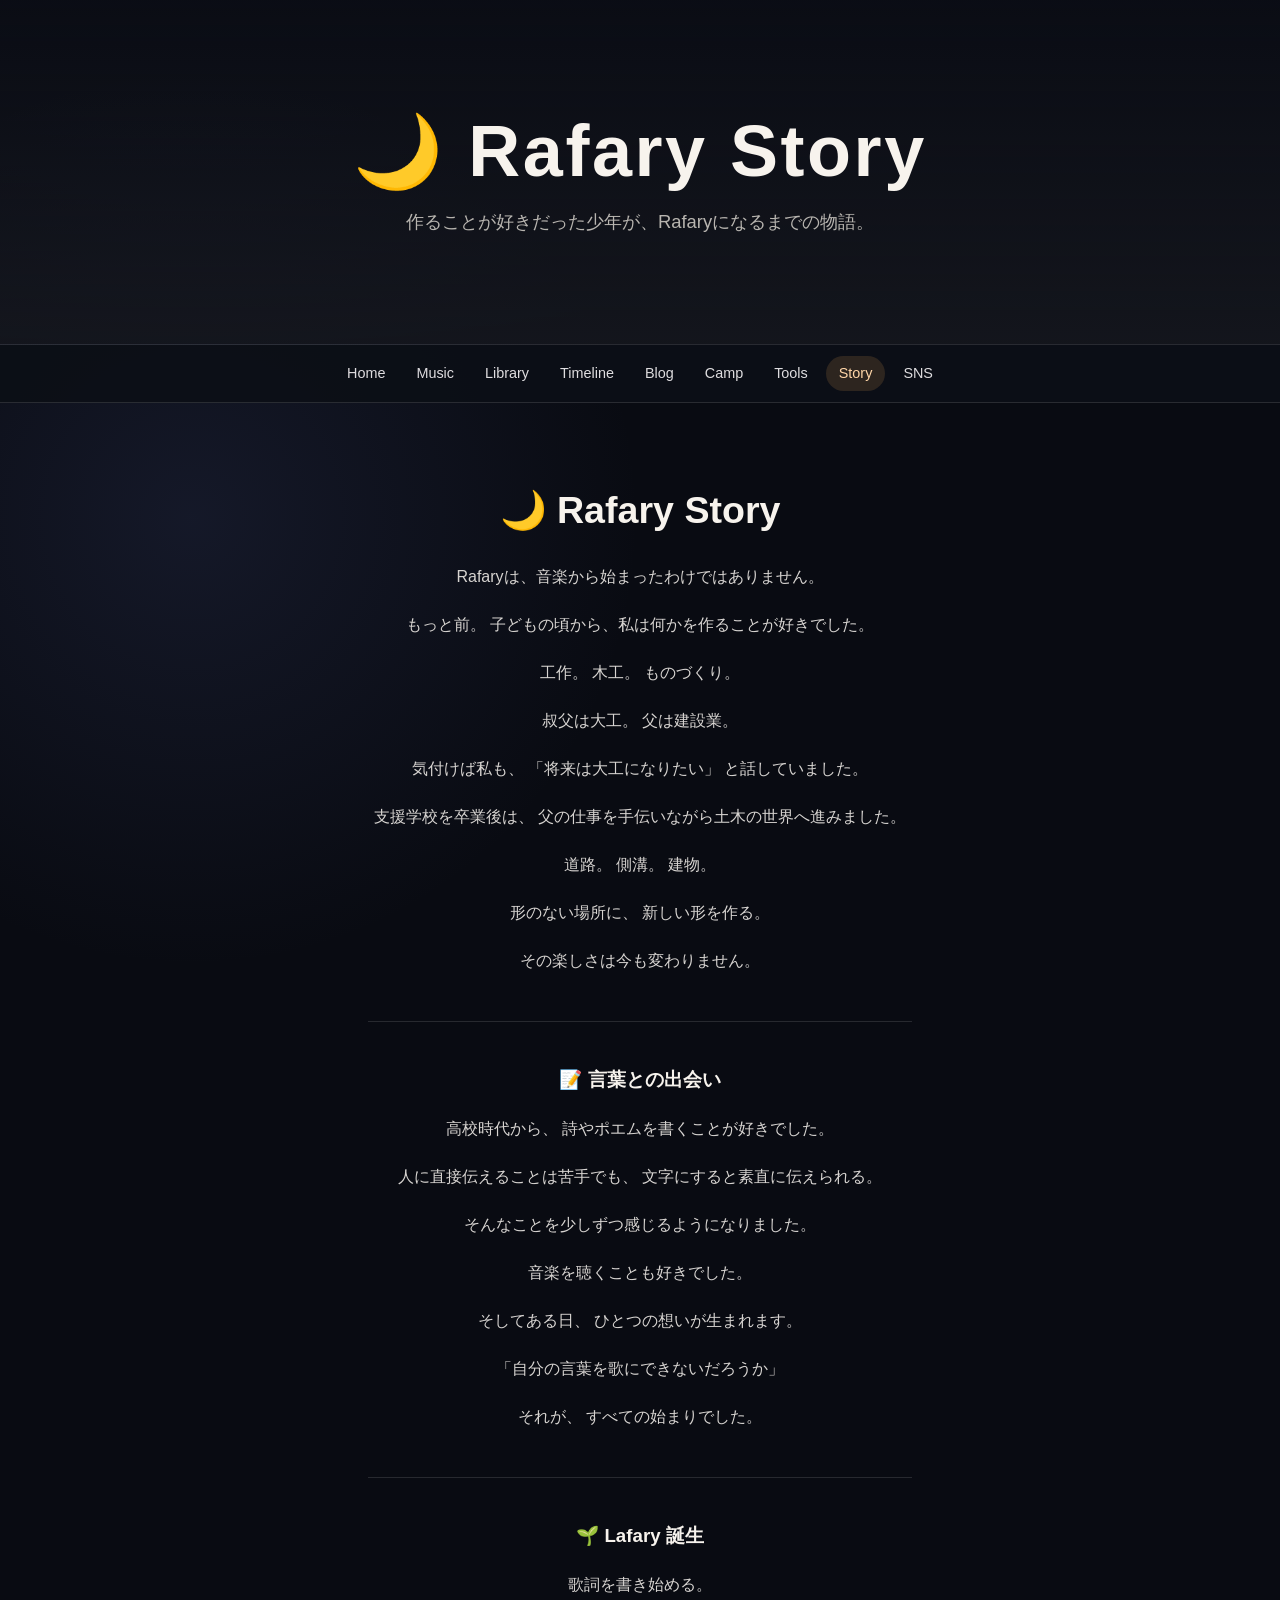
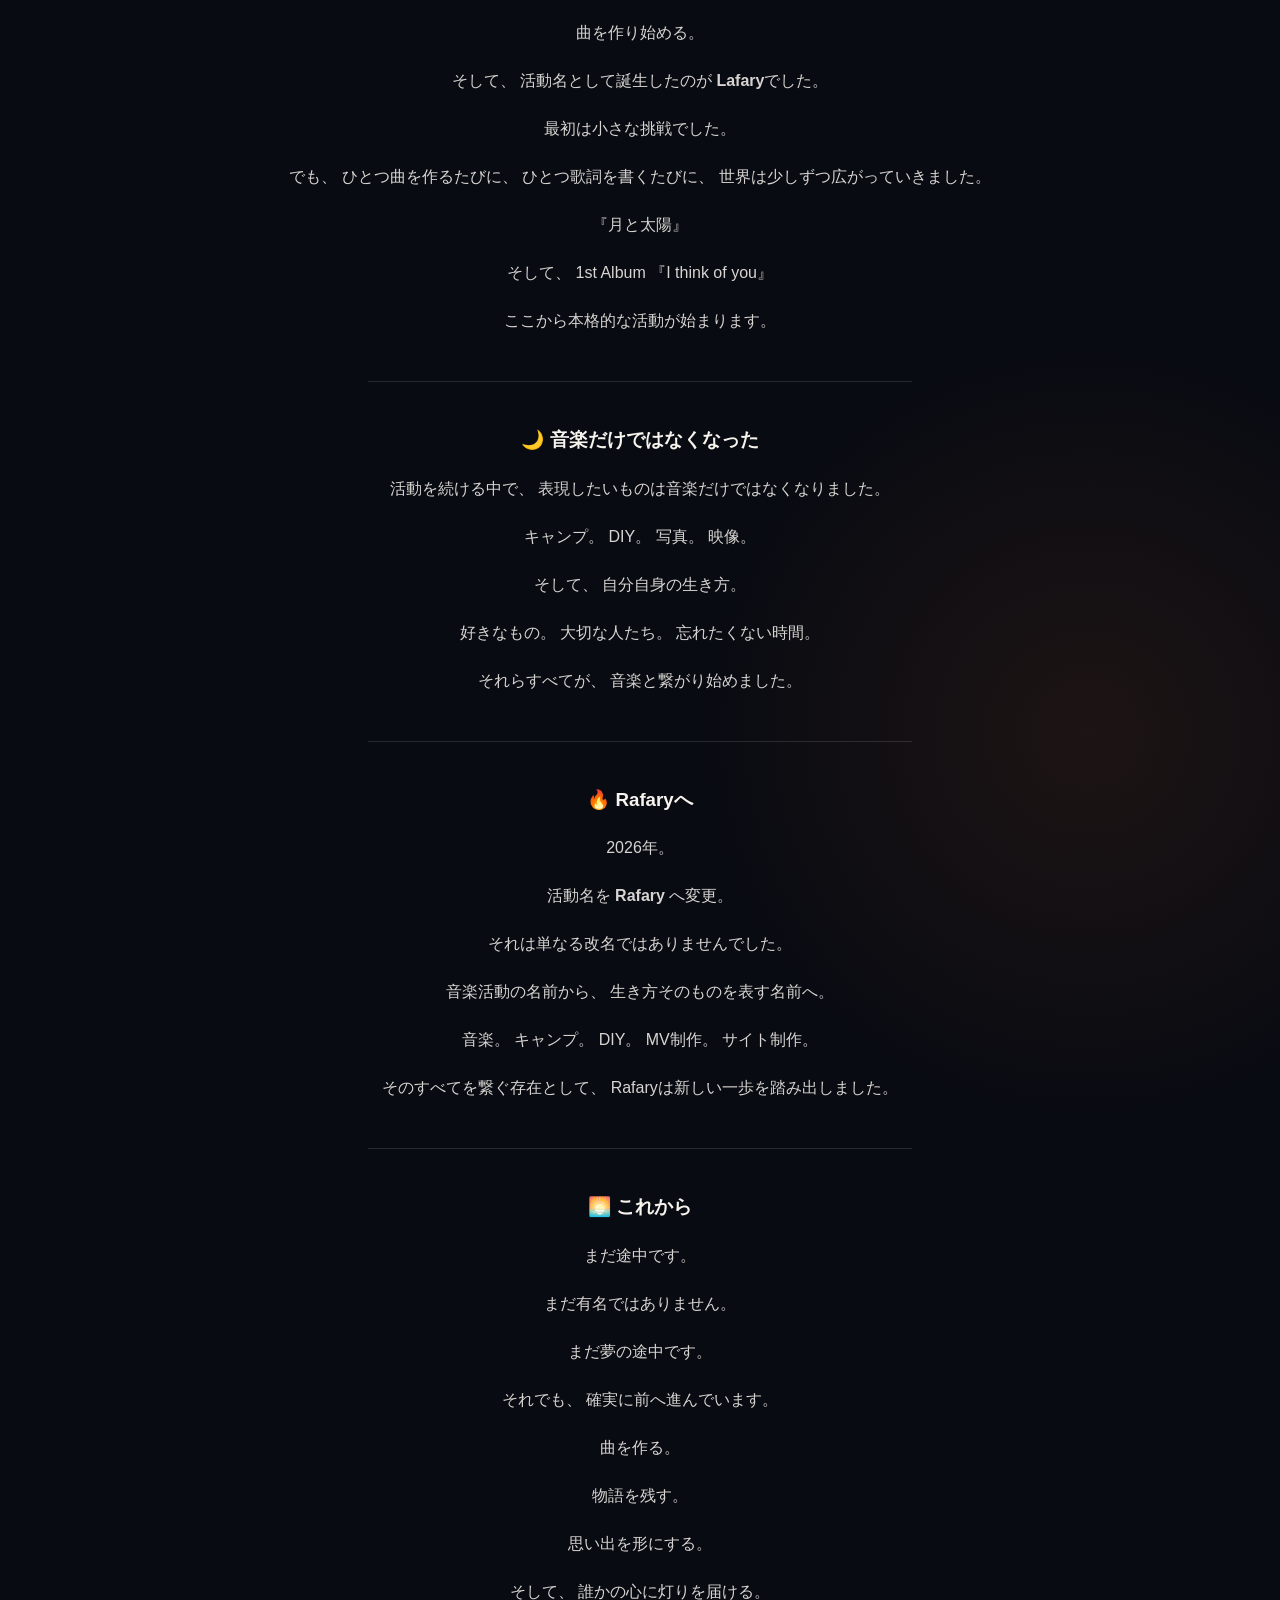
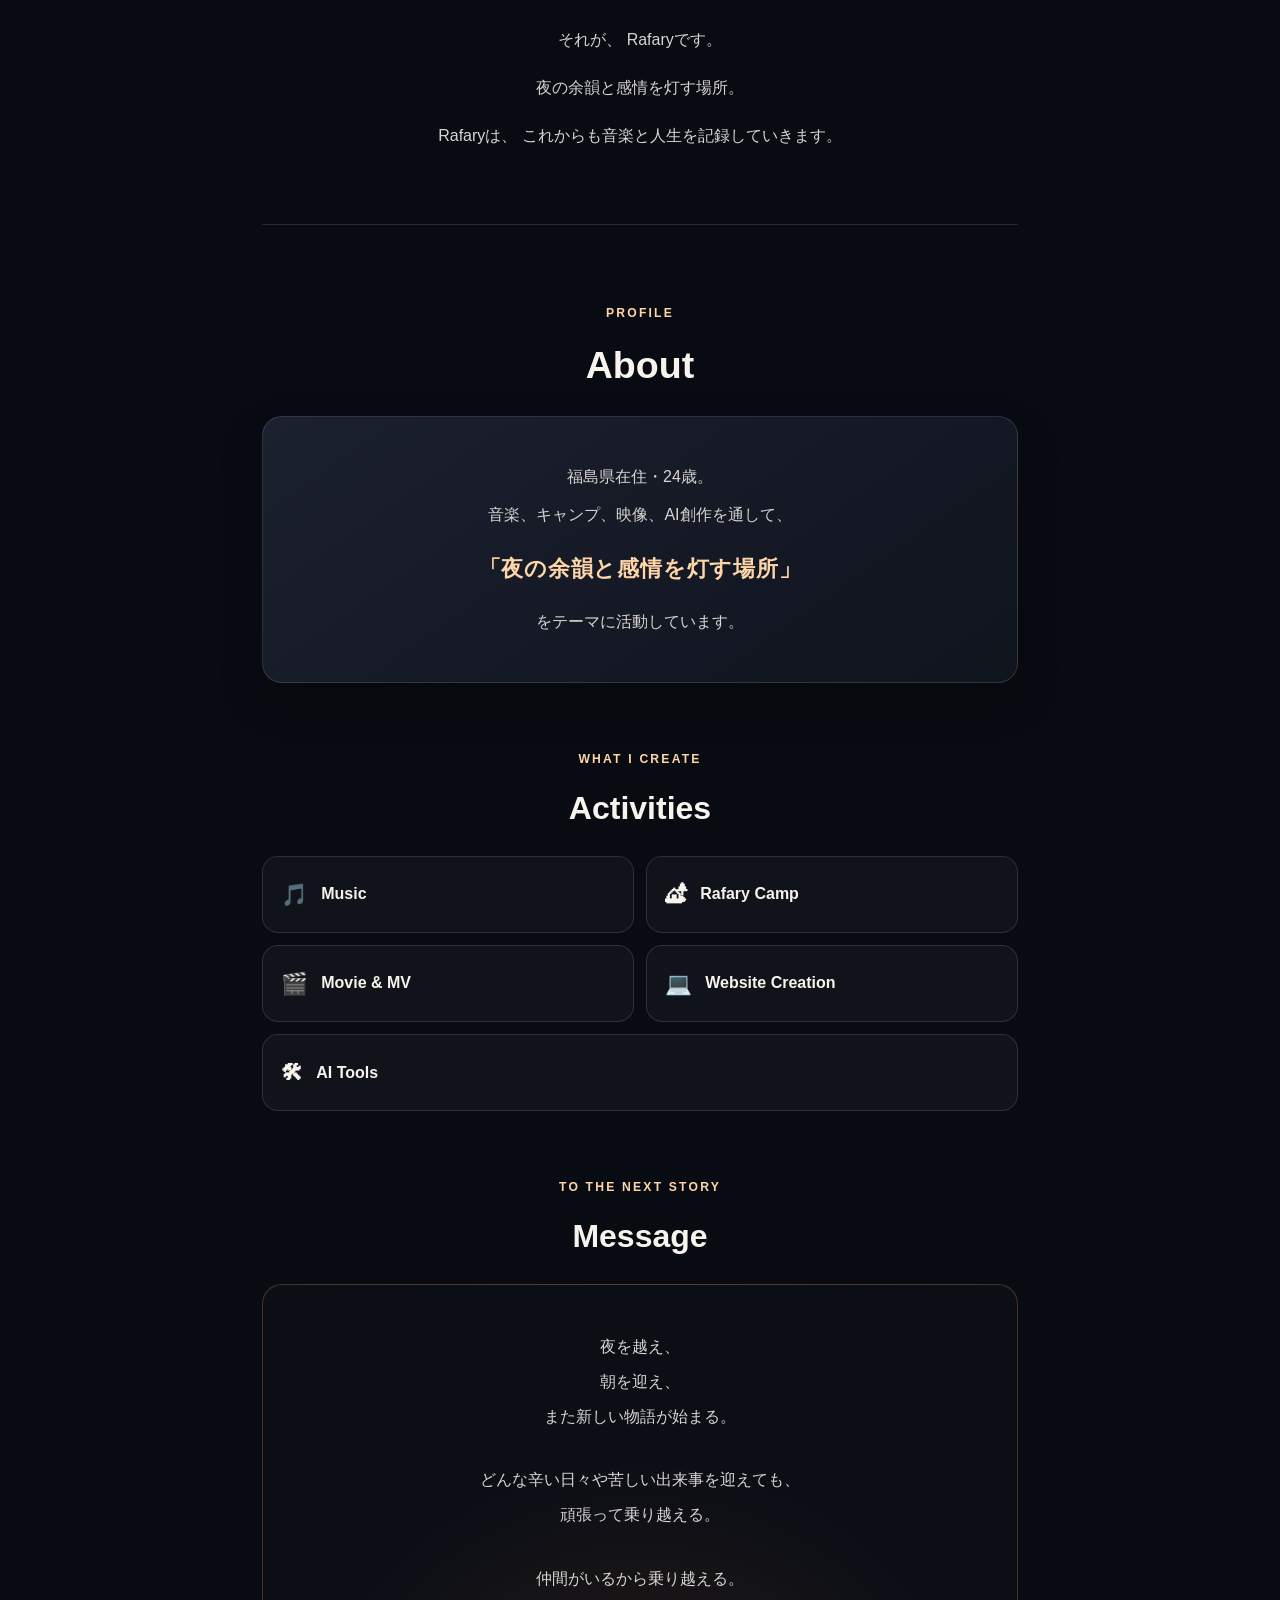
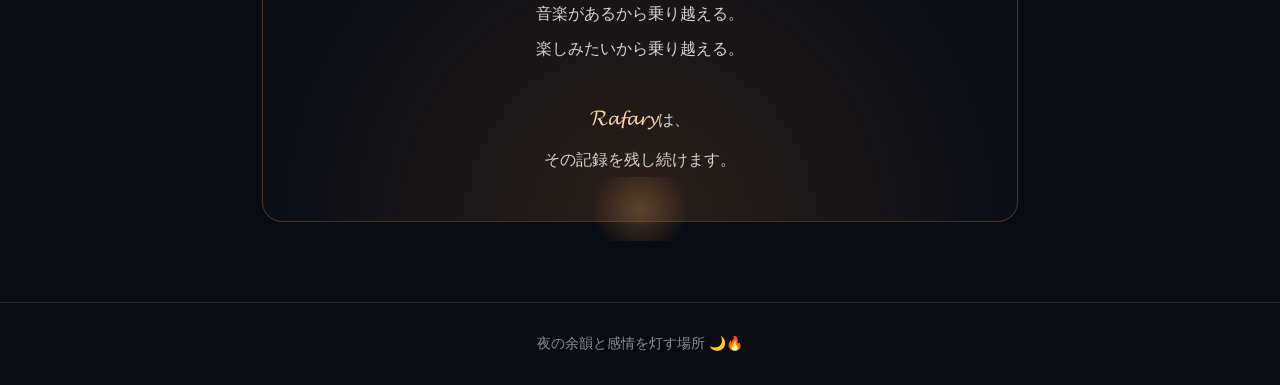
<file: story.html>
<!DOCTYPE html>
<html lang="ja">
<head>
<meta charset="UTF-8">
<meta name="viewport" content="width=device-width, initial-scale=1.0">
<title>🌙 Rafary Story | 𝓡𝓪𝓯𝓪𝓻𝔂</title>
<meta name="description" content="作ることが好きだった少年が、Rafaryになるまでの物語。">
<link rel="stylesheet" href="style.css">
</head>
<body>
<a class="skip-link" href="#main-content">本文へ移動</a>

<header>
<h1>🌙 Rafary Story</h1>
<p>作ることが好きだった少年が、Rafaryになるまでの物語。</p>
</header>

<nav class="site-nav" aria-label="メインナビゲーション">
  <div class="nav-inner">
    <a href="index.html">Home</a>
    <a href="music.html">Music</a>
    <a href="discography.html">Library</a>
    <a href="timeline.html">Timeline</a>
    <a href="blog.html">Blog</a>
    <a href="camp.html">Camp</a>
    <a href="tools.html">Tools</a>
    <a href="story.html" aria-current="page">Story</a>
    <a href="sns.html">SNS</a>
  </div>
</nav>

<main id="main-content" class="about">

<h2>🌙 Rafary Story</h2>

<p>
Rafaryは、音楽から始まったわけではありません。
</p>

<p>
もっと前。
子どもの頃から、私は何かを作ることが好きでした。
</p>

<p>
工作。
木工。
ものづくり。
</p>

<p>
叔父は大工。
父は建設業。
</p>

<p>
気付けば私も、
「将来は大工になりたい」
と話していました。
</p>

<p>
支援学校を卒業後は、
父の仕事を手伝いながら土木の世界へ進みました。
</p>

<p>
道路。
側溝。
建物。
</p>

<p>
形のない場所に、
新しい形を作る。
</p>

<p>
その楽しさは今も変わりません。
</p>

<hr class="album-divider">

<h3>📝 言葉との出会い</h3>

<p>
高校時代から、
詩やポエムを書くことが好きでした。
</p>

<p>
人に直接伝えることは苦手でも、
文字にすると素直に伝えられる。
</p>

<p>
そんなことを少しずつ感じるようになりました。
</p>

<p>
音楽を聴くことも好きでした。
</p>

<p>
そしてある日、
ひとつの想いが生まれます。
</p>

<p>
「自分の言葉を歌にできないだろうか」
</p>

<p>
それが、
すべての始まりでした。
</p>

<hr class="album-divider">

<h3>🌱 Lafary 誕生</h3>

<p>
歌詞を書き始める。
</p>

<p>
曲を作り始める。
</p>

<p>
そして、
活動名として誕生したのが
<strong>Lafary</strong>でした。
</p>

<p>
最初は小さな挑戦でした。
</p>

<p>
でも、
ひとつ曲を作るたびに、
ひとつ歌詞を書くたびに、
世界は少しずつ広がっていきました。
</p>

<p>
『月と太陽』
</p>

<p>
そして、
1st Album
『I think of you』
</p>

<p>
ここから本格的な活動が始まります。
</p>

<hr class="album-divider">

<h3>🌙 音楽だけではなくなった</h3>

<p>
活動を続ける中で、
表現したいものは音楽だけではなくなりました。
</p>

<p>
キャンプ。
DIY。
写真。
映像。
</p>

<p>
そして、
自分自身の生き方。
</p>

<p>
好きなもの。
大切な人たち。
忘れたくない時間。
</p>

<p>
それらすべてが、
音楽と繋がり始めました。
</p>

<hr class="album-divider">

<h3>🔥 Rafaryへ</h3>

<p>
2026年。
</p>

<p>
活動名を
<strong>Rafary</strong>
へ変更。
</p>

<p>
それは単なる改名ではありませんでした。
</p>

<p>
音楽活動の名前から、
生き方そのものを表す名前へ。
</p>

<p>
音楽。
キャンプ。
DIY。
MV制作。
サイト制作。
</p>

<p>
そのすべてを繋ぐ存在として、
Rafaryは新しい一歩を踏み出しました。
</p>

<hr class="album-divider">

<h3>🌅 これから</h3>

<p>
まだ途中です。
</p>

<p>
まだ有名ではありません。
</p>

<p>
まだ夢の途中です。
</p>

<p>
それでも、
確実に前へ進んでいます。
</p>

<p>
曲を作る。
</p>

<p>
物語を残す。
</p>

<p>
思い出を形にする。
</p>

<p>
そして、
誰かの心に灯りを届ける。
</p>

<p>
それが、
Rafaryです。
</p>

<p>
夜の余韻と感情を灯す場所。
</p>

<p>
Rafaryは、
これからも音楽と人生を記録していきます。
</p>


<section class="profile-section" aria-labelledby="about-title">
  <div class="section-heading">
    <p class="eyebrow">Profile</p>
    <h2 id="about-title">About</h2>
  </div>

  <div class="profile-card">
    <p>福島県在住・24歳。</p>
    <p>音楽、キャンプ、映像、AI創作を通して、</p>
    <p class="profile-theme">「夜の余韻と感情を灯す場所」</p>
    <p>をテーマに活動しています。</p>
  </div>

  <section class="activities" aria-labelledby="activities-title">
    <p class="eyebrow">What I Create</p>
    <h3 id="activities-title">Activities</h3>
    <ul class="activity-list">
      <li><span aria-hidden="true">🎵</span> Music</li>
      <li><span aria-hidden="true">🏕</span> Rafary Camp</li>
      <li><span aria-hidden="true">🎬</span> Movie &amp; MV</li>
      <li><span aria-hidden="true">💻</span> Website Creation</li>
      <li><span aria-hidden="true">🛠</span> AI Tools</li>
    </ul>
  </section>

  <section class="message-section" aria-labelledby="message-title">
    <p class="eyebrow">To the Next Story</p>
    <h3 id="message-title">Message</h3>
    <div class="story-message">
      <p>夜を越え、<br>朝を迎え、<br>また新しい物語が始まる。</p>
      <p>どんな辛い日々や苦しい出来事を迎えても、<br>頑張って乗り越える。</p>
      <p>仲間がいるから乗り越える。<br>音楽があるから乗り越える。<br>楽しみたいから乗り越える。</p>
      <p><span class="rafary-signature">𝓡𝓪𝓯𝓪𝓻𝔂</span>は、<br>その記録を残し続けます。</p>
    </div>
  </section>
</section>

</main>
<footer class="site-footer"><p>夜の余韻と感情を灯す場所 <span aria-hidden="true">🌙🔥</span></p></footer>
</body>
</html>
</file>
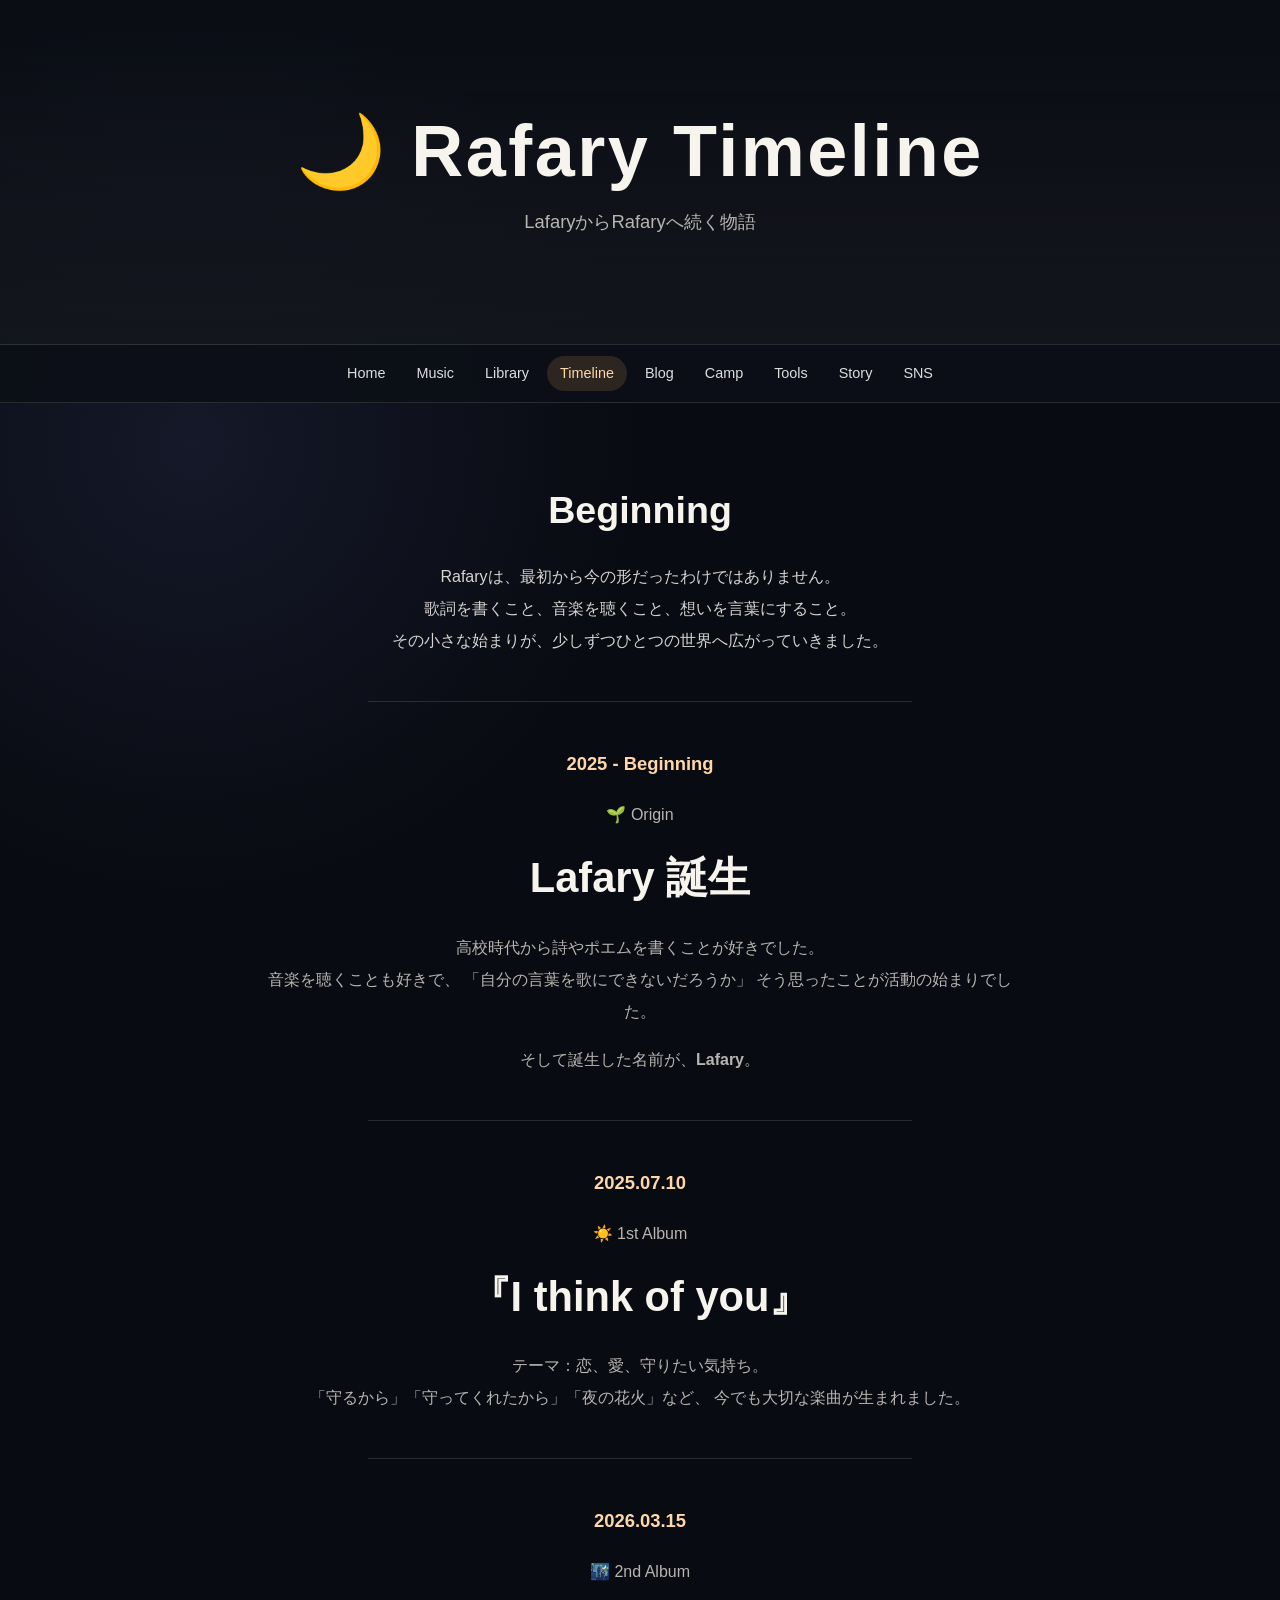
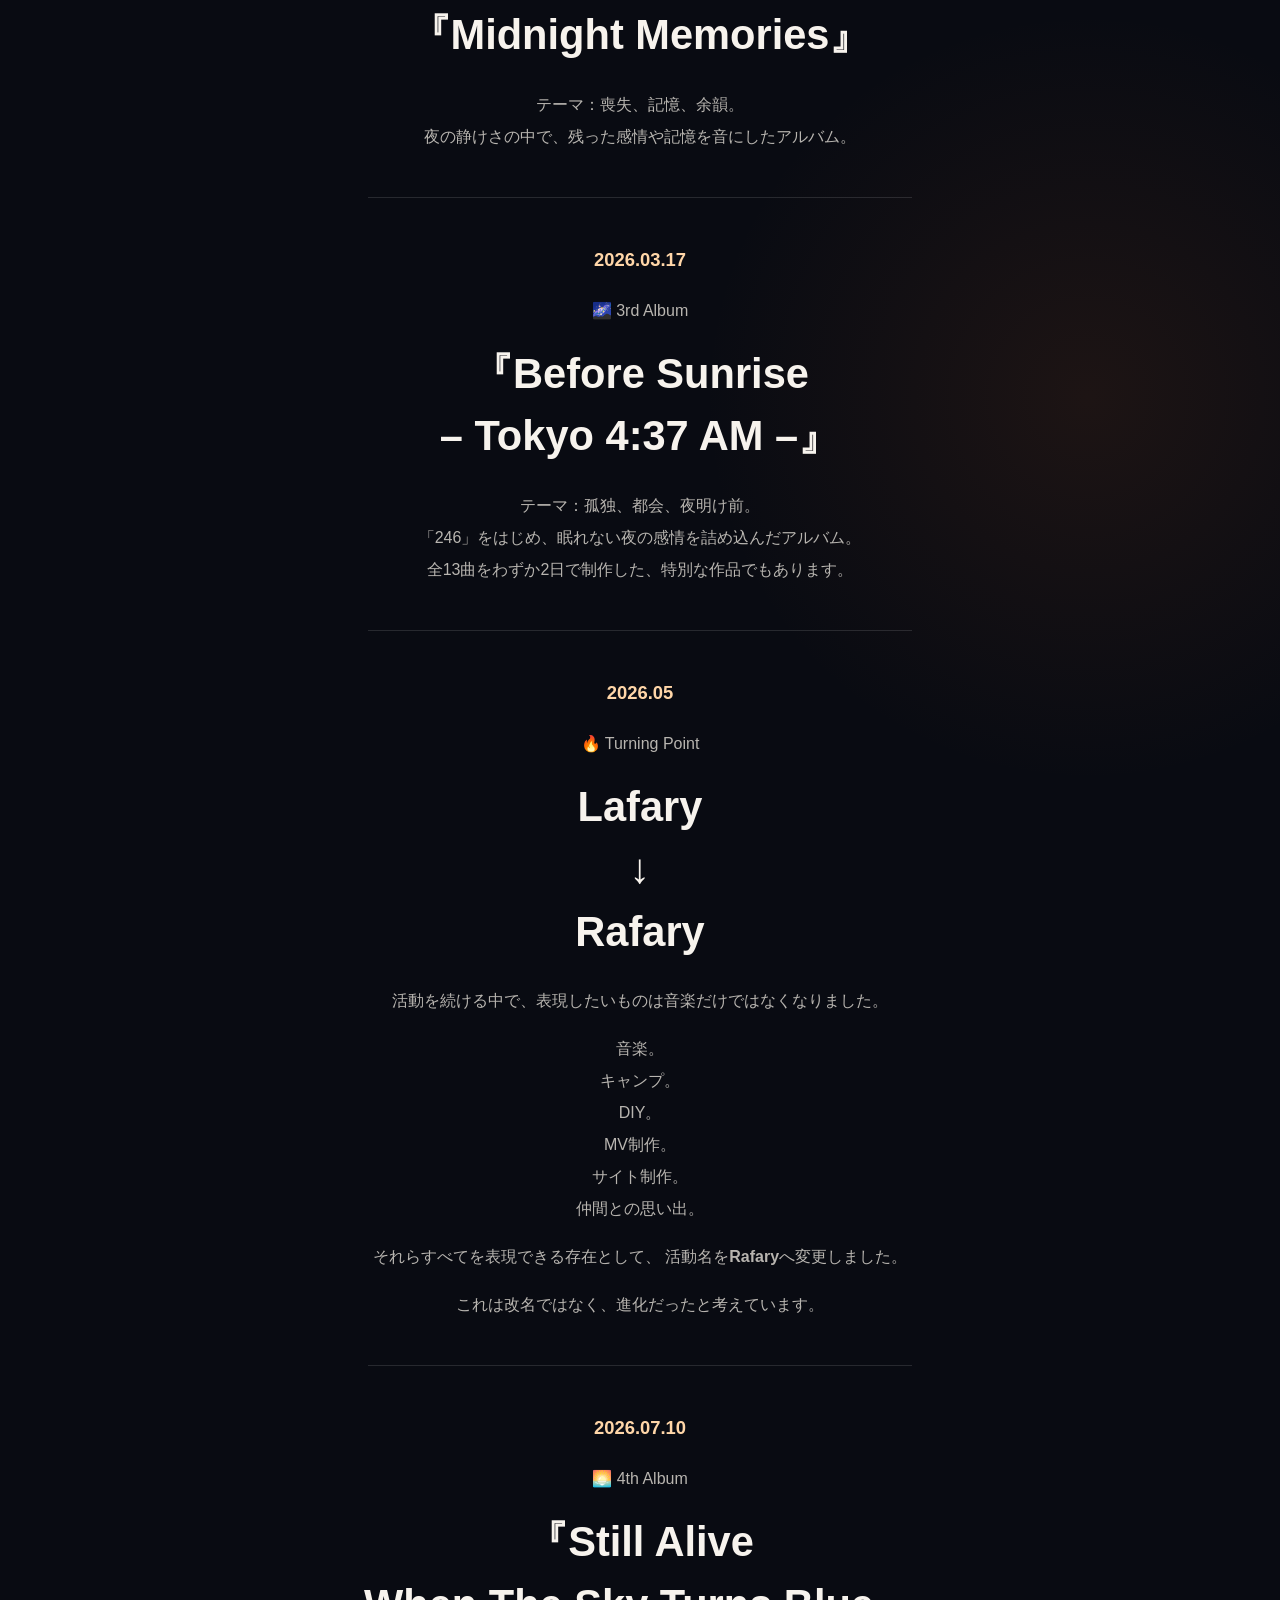
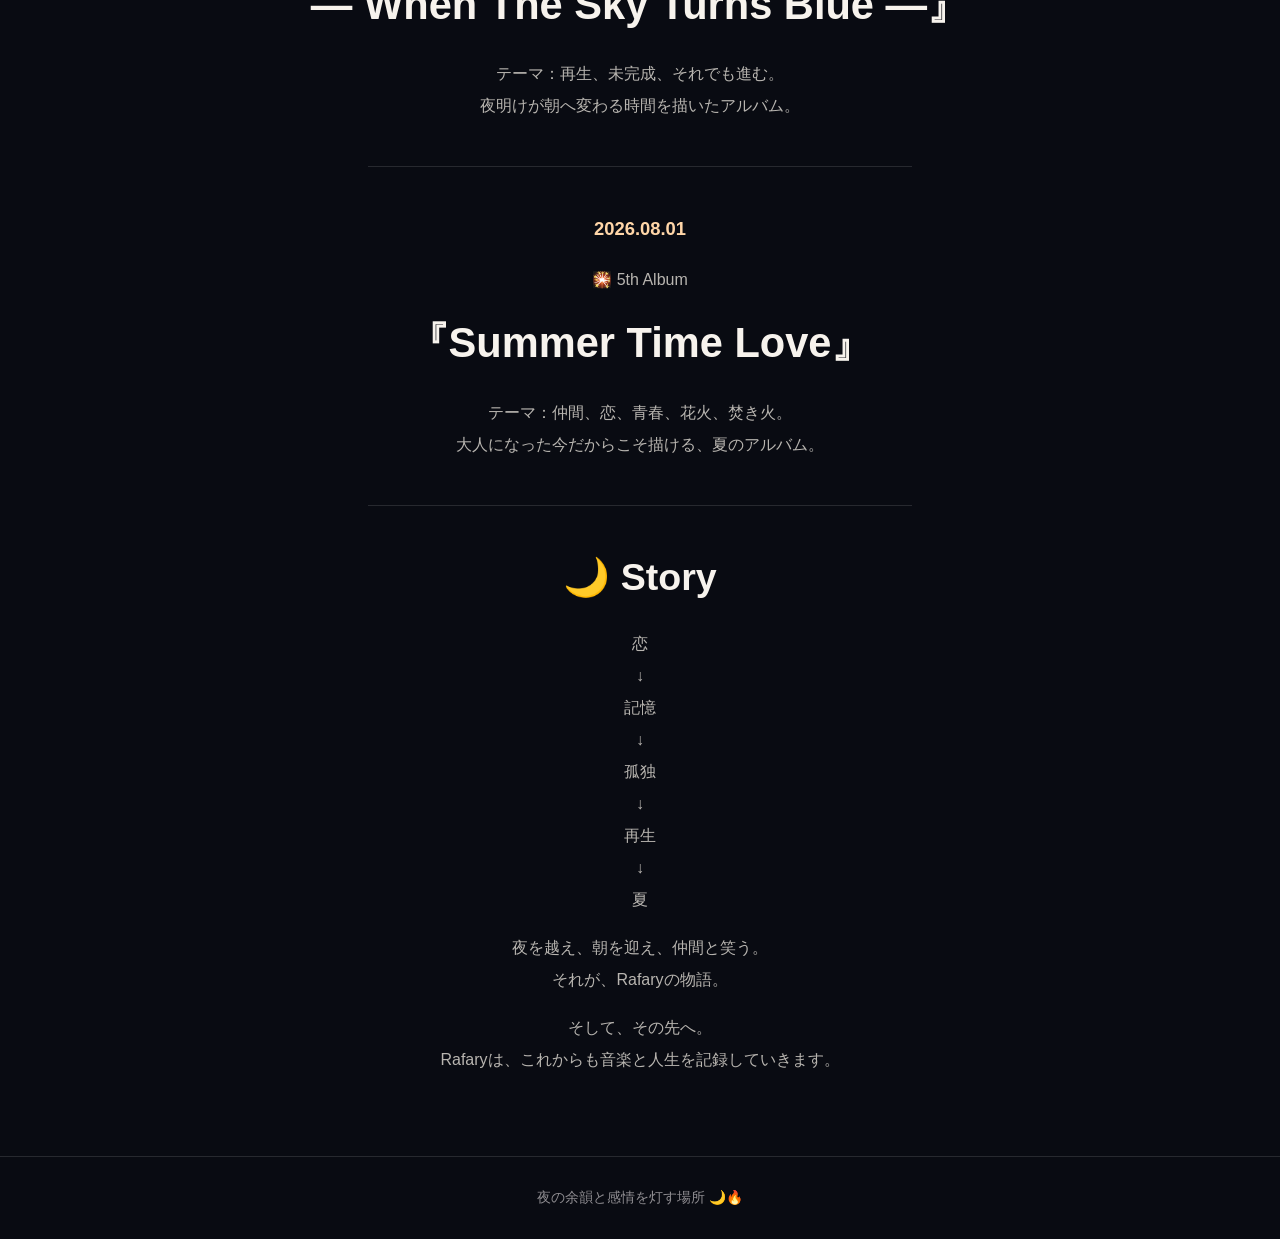
<file: timeline.html>
<!DOCTYPE html>
<html lang="ja">
<head>
<meta charset="UTF-8">
<meta name="viewport" content="width=device-width, initial-scale=1.0">
<title>𝓡𝓪𝓯𝓪𝓻𝔂 Timeline | 𝓡𝓪𝓯𝓪𝓻𝔂</title>
<meta name="description" content="LafaryからRafaryへ続く物語。音楽、キャンプ、ＭＶ、サイト制作など、Rafaryの歩みを記録したタイムライン。">
<link rel="stylesheet" href="style.css">
</head>
<body>
<a class="skip-link" href="#main-content">本文へ移動</a>

<header>
<h1>🌙 Rafary Timeline</h1>
<p>LafaryからRafaryへ続く物語</p>
</header>

<nav class="site-nav" aria-label="メインナビゲーション">
  <div class="nav-inner">
    <a href="index.html">Home</a>
    <a href="music.html">Music</a>
    <a href="discography.html">Library</a>
    <a href="timeline.html" aria-current="page">Timeline</a>
    <a href="blog.html">Blog</a>
    <a href="camp.html">Camp</a>
    <a href="tools.html">Tools</a>
    <a href="story.html">Story</a>
    <a href="sns.html">SNS</a>
  </div>
</nav>

<main id="main-content" class="about">

<h2>Beginning</h2>

<p>
Rafaryは、最初から今の形だったわけではありません。<br>
歌詞を書くこと、音楽を聴くこと、想いを言葉にすること。<br>
その小さな始まりが、少しずつひとつの世界へ広がっていきました。
</p>

<hr class="album-divider">

<div class="card">
<span class="date">2025 - Beginning</span>
<p>🌱 Origin</p>
<h3>Lafary 誕生</h3>
<p>
高校時代から詩やポエムを書くことが好きでした。<br>
音楽を聴くことも好きで、
「自分の言葉を歌にできないだろうか」
そう思ったことが活動の始まりでした。
</p>
<p>
そして誕生した名前が、<strong>Lafary</strong>。
</p>
</div>

<hr class="album-divider">

<div class="card">
<span class="date">2025.07.10</span>
<p>☀️ 1st Album</p>
<h3>『I think of you』</h3>
<p>
テーマ：恋、愛、守りたい気持ち。<br>
「守るから」「守ってくれたから」「夜の花火」など、
今でも大切な楽曲が生まれました。
</p>
</div>

<hr class="album-divider">

<div class="card">
<span class="date">2026.03.15</span>
<p>🌃 2nd Album</p>
<h3>『Midnight Memories』</h3>
<p>
テーマ：喪失、記憶、余韻。<br>
夜の静けさの中で、残った感情や記憶を音にしたアルバム。
</p>
</div>

<hr class="album-divider">

<div class="card">
<span class="date">2026.03.17</span>
<p>🌌 3rd Album</p>
<h3>『Before Sunrise<br>– Tokyo 4:37 AM –』</h3>
<p>
テーマ：孤独、都会、夜明け前。<br>
「246」をはじめ、眠れない夜の感情を詰め込んだアルバム。<br>
全13曲をわずか2日で制作した、特別な作品でもあります。
</p>
</div>

<hr class="album-divider">

<div class="card">
<span class="date">2026.05</span>
<p>🔥 Turning Point</p>
<h3>Lafary<br>↓<br>Rafary</h3>
<p>
活動を続ける中で、表現したいものは音楽だけではなくなりました。
</p>
<p>
音楽。<br>
キャンプ。<br>
DIY。<br>
MV制作。<br>
サイト制作。<br>
仲間との思い出。
</p>
<p>
それらすべてを表現できる存在として、
活動名を<strong>Rafary</strong>へ変更しました。
</p>
<p>
これは改名ではなく、進化だったと考えています。
</p>
</div>

<hr class="album-divider">

<div class="card">
<span class="date">2026.07.10</span>
<p>🌅 4th Album</p>
<h3>『Still Alive<br>— When The Sky Turns Blue —』</h3>
<p>
テーマ：再生、未完成、それでも進む。<br>
夜明けが朝へ変わる時間を描いたアルバム。
</p>
</div>

<hr class="album-divider">

<div class="card">
<span class="date">2026.08.01</span>
<p>🎇 5th Album</p>
<h3>『Summer Time Love』</h3>
<p>
テーマ：仲間、恋、青春、花火、焚き火。<br>
大人になった今だからこそ描ける、夏のアルバム。
</p>
</div>

<hr class="album-divider">

<div class="card">
<h2>🌙 Story</h2>
<p>
恋<br>
↓<br>
記憶<br>
↓<br>
孤独<br>
↓<br>
再生<br>
↓<br>
夏
</p>
<p>
夜を越え、朝を迎え、仲間と笑う。<br>
それが、Rafaryの物語。
</p>
<p>
そして、その先へ。<br>
Rafaryは、これからも音楽と人生を記録していきます。
</p>
</div>

</main>
<footer class="site-footer"><p>夜の余韻と感情を灯す場所 <span aria-hidden="true">🌙🔥</span></p></footer>
</body>
</html>
</file>
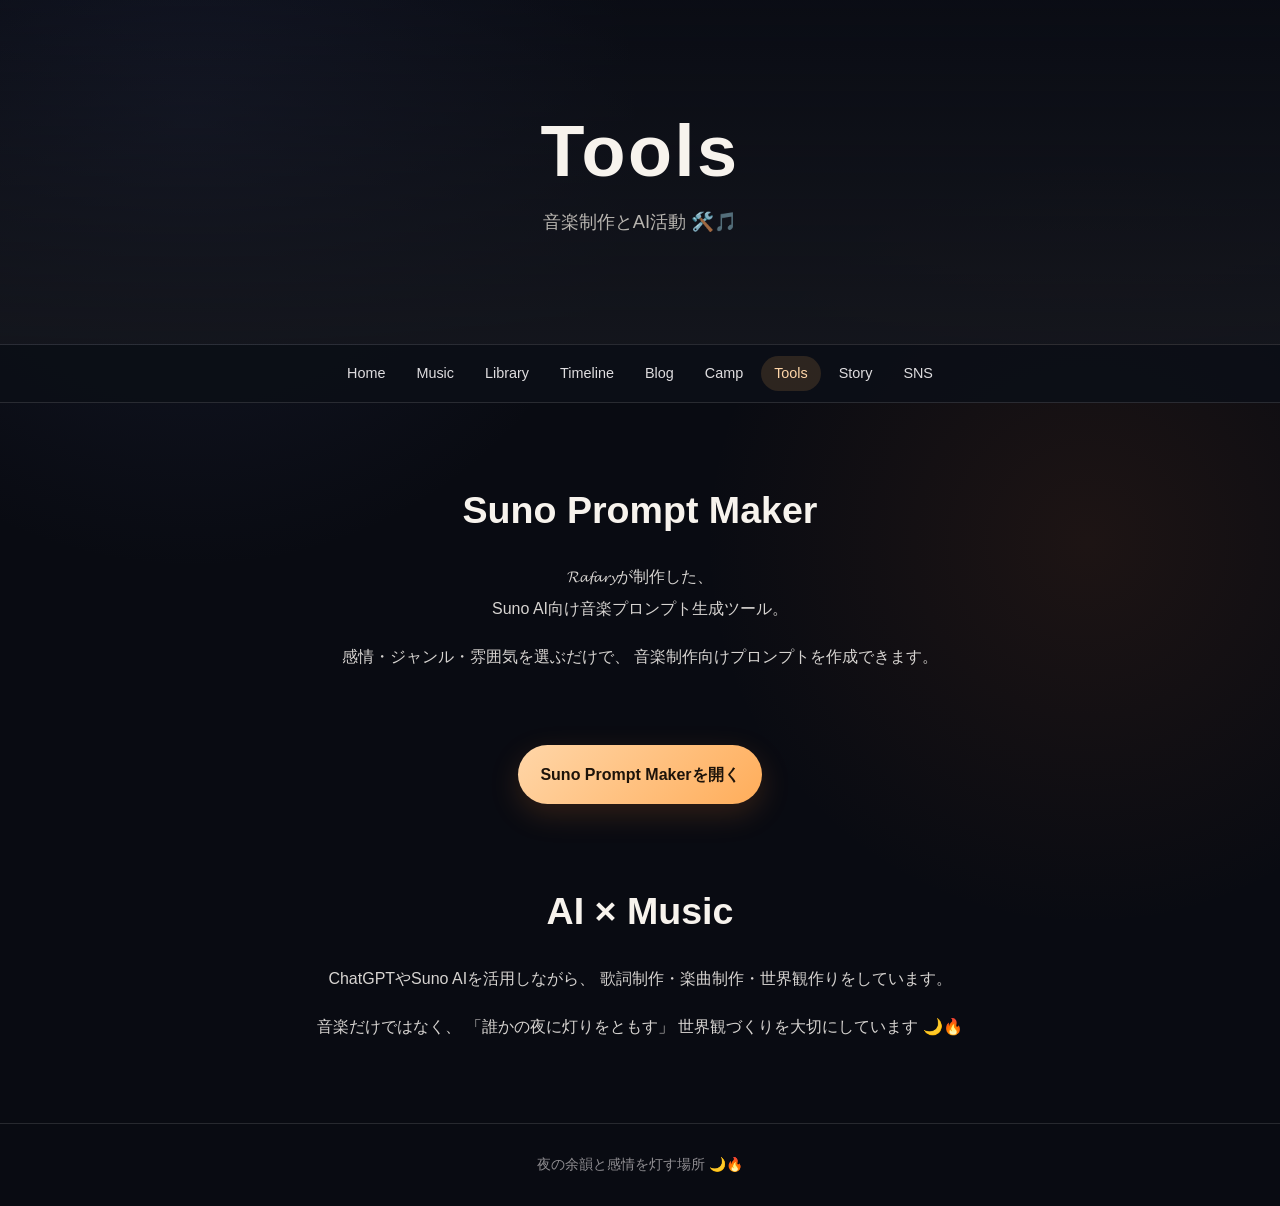
<file: tools.html>
<!DOCTYPE html>
<html lang="ja">
<head>
    <meta charset="UTF-8">
    <meta name="viewport" content="width=device-width, initial-scale=1.0">
    <title>Tools | 𝓡𝓪𝓯𝓪𝓻𝔂</title>
    <link rel="stylesheet" href="style.css">
</head>

<body>
<a class="skip-link" href="#main-content">本文へ移動</a>

<header>
    <h1>Tools</h1>
    <p>音楽制作とAI活動 🛠️🎵</p>
</header>

<nav class="site-nav" aria-label="メインナビゲーション">
  <div class="nav-inner">
    <a href="index.html">Home</a>
    <a href="music.html">Music</a>
    <a href="discography.html">Library</a>
    <a href="timeline.html">Timeline</a>
    <a href="blog.html">Blog</a>
    <a href="camp.html">Camp</a>
    <a href="tools.html" aria-current="page">Tools</a>
    <a href="story.html">Story</a>
    <a href="sns.html">SNS</a>
  </div>
</nav>
    
<main id="main-content" class="about">

    <h2>Suno Prompt Maker</h2>

    <p>
        𝓡𝓪𝓯𝓪𝓻𝔂が制作した、<br>
        Suno AI向け音楽プロンプト生成ツール。
    </p>

    <p>
        感情・ジャンル・雰囲気を選ぶだけで、
        音楽制作向けプロンプトを作成できます。
    </p>

    <br>

    <a class="music-button"
    href="https://rafary0206.github.io/suno-prompt-maker/"
    target="_blank">
    Suno Prompt Makerを開く
    </a>

</section>

<section class="about">

    <h2>AI × Music</h2>

    <p>
        ChatGPTやSuno AIを活用しながら、
        歌詞制作・楽曲制作・世界観作りをしています。
    </p>

    <p>
        音楽だけではなく、
        「誰かの夜に灯りをともす」
        世界観づくりを大切にしています 🌙🔥
    </p>

</main>
<footer class="site-footer"><p>夜の余韻と感情を灯す場所 <span aria-hidden="true">🌙🔥</span></p></footer>
</body>
</html>
</file>
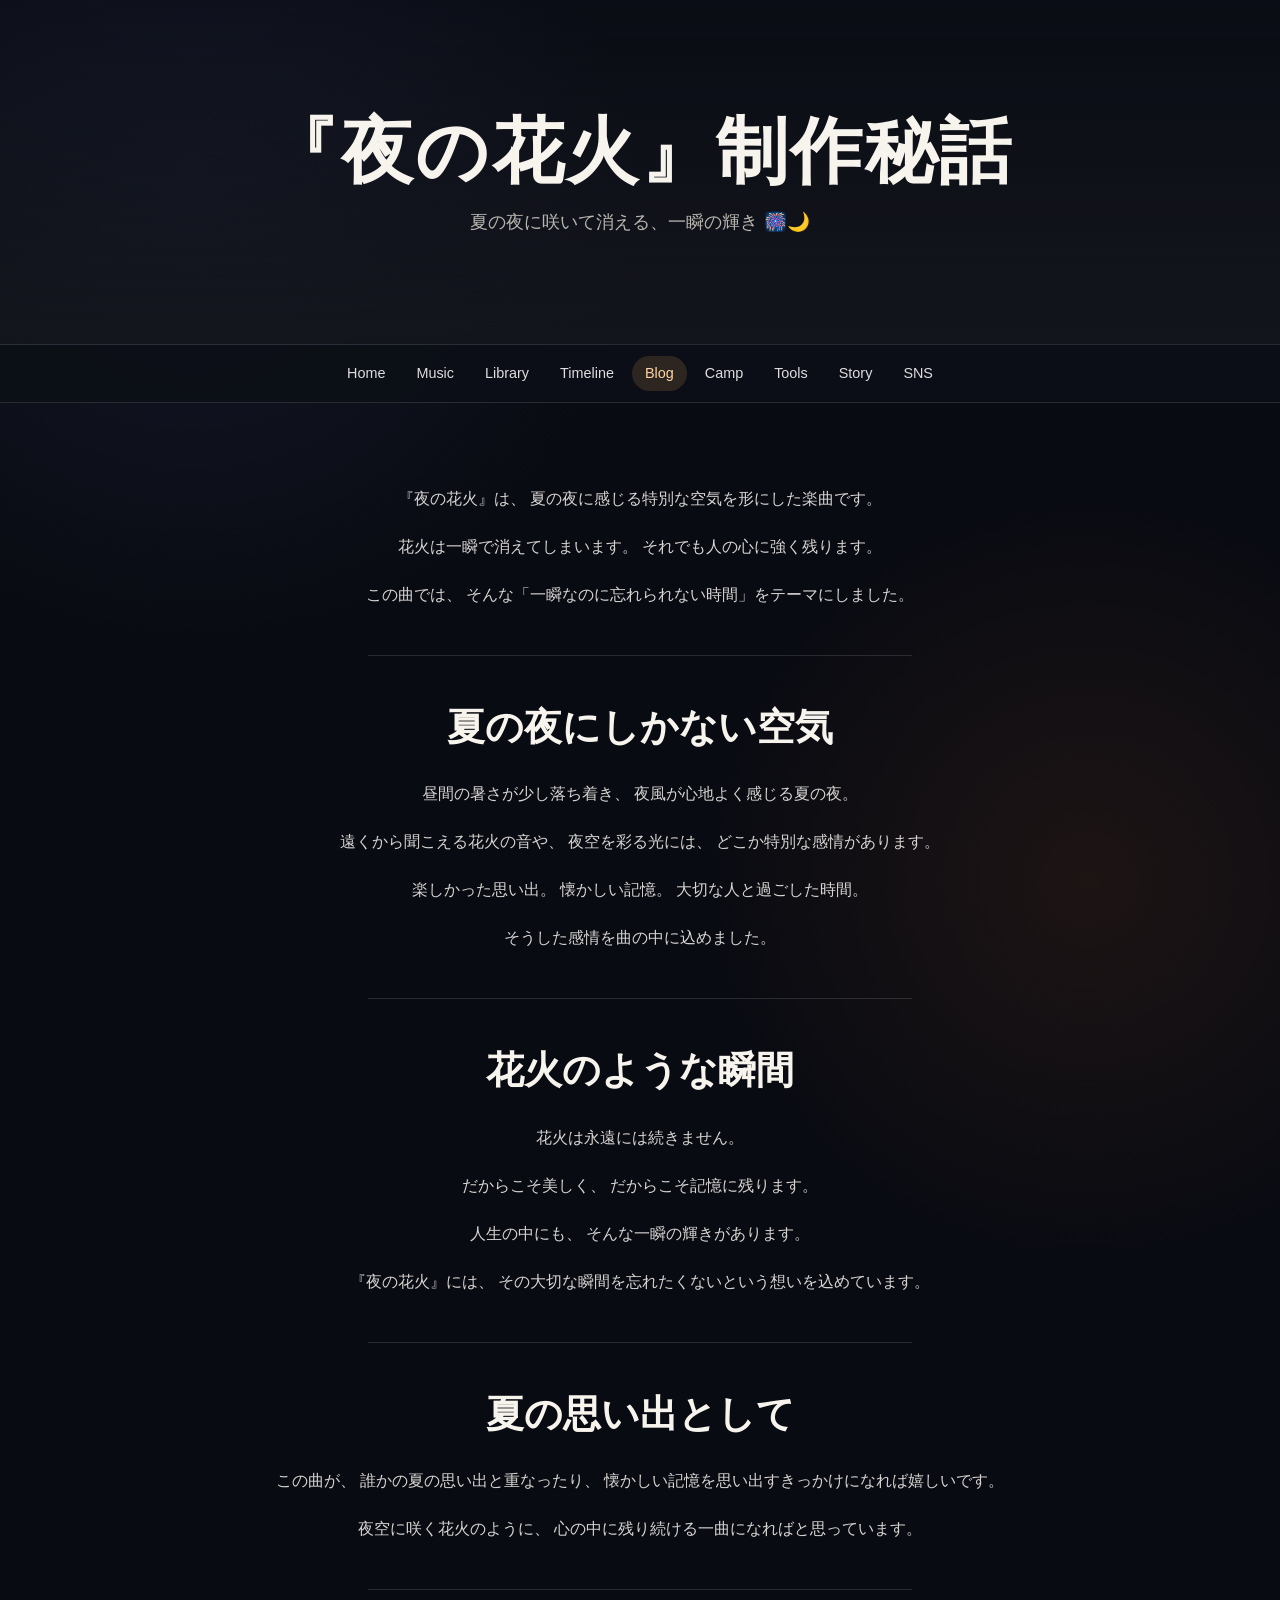
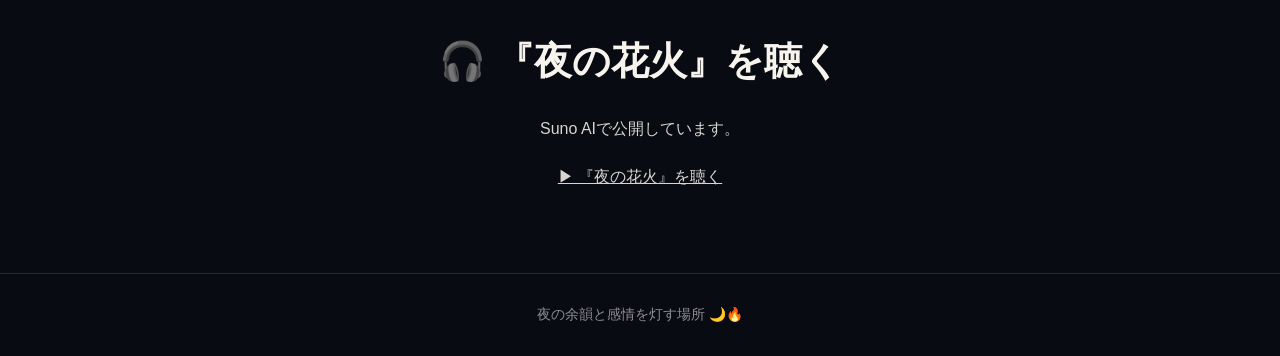
<file: yoru-no-hanabi-thoughts.html>
<!DOCTYPE html>

<html lang="ja">
<head>
<meta charset="UTF-8">
<meta name="viewport" content="width=device-width, initial-scale=1.0">
<title>『夜の花火』制作秘話 | 𝓡𝓪𝓯𝓪𝓻𝔂</title>
<link rel="stylesheet" href="style.css">
</head>
<body>
<a class="skip-link" href="#main-content">本文へ移動</a>

<header>
<h1>『夜の花火』制作秘話</h1>
<p>夏の夜に咲いて消える、一瞬の輝き 🎆🌙</p>
</header>

<nav class="site-nav" aria-label="メインナビゲーション">
  <div class="nav-inner">
    <a href="index.html">Home</a>
    <a href="music.html">Music</a>
    <a href="discography.html">Library</a>
    <a href="timeline.html">Timeline</a>
    <a href="blog.html" aria-current="page">Blog</a>
    <a href="camp.html">Camp</a>
    <a href="tools.html">Tools</a>
    <a href="story.html">Story</a>
    <a href="sns.html">SNS</a>
  </div>
</nav>

<main id="main-content" class="about">

<p>
『夜の花火』は、
夏の夜に感じる特別な空気を形にした楽曲です。
</p>

<p>
花火は一瞬で消えてしまいます。
それでも人の心に強く残ります。
</p>

<p>
この曲では、
そんな「一瞬なのに忘れられない時間」をテーマにしました。
</p>

<hr class="album-divider">

<h2>夏の夜にしかない空気</h2>

<p>
昼間の暑さが少し落ち着き、
夜風が心地よく感じる夏の夜。
</p>

<p>
遠くから聞こえる花火の音や、
夜空を彩る光には、
どこか特別な感情があります。
</p>

<p>
楽しかった思い出。
懐かしい記憶。
大切な人と過ごした時間。
</p>

<p>
そうした感情を曲の中に込めました。
</p>

<hr class="album-divider">

<h2>花火のような瞬間</h2>

<p>
花火は永遠には続きません。
</p>

<p>
だからこそ美しく、
だからこそ記憶に残ります。
</p>

<p>
人生の中にも、
そんな一瞬の輝きがあります。
</p>

<p>
『夜の花火』には、
その大切な瞬間を忘れたくないという想いを込めています。
</p>

<hr class="album-divider">

<h2>夏の思い出として</h2>

<p>
この曲が、
誰かの夏の思い出と重なったり、
懐かしい記憶を思い出すきっかけになれば嬉しいです。
</p>

<p>
夜空に咲く花火のように、
心の中に残り続ける一曲になればと思っています。
</p>

 <hr class="album-divider">

<h2>🎧 『夜の花火』を聴く</h2>

<p>
Suno AIで公開しています。
</p>

<p>
<a href="https://suno.com/s/eQsiG7BemetJLfwQ" target="_blank">
▶ 『夜の花火』を聴く
</a>
</p> 

</main>
<footer class="site-footer"><p>夜の余韻と感情を灯す場所 <span aria-hidden="true">🌙🔥</span></p></footer>
</body>
</html>
</file>
<file: style.css>
:root{color-scheme:dark;--night:#090b12;--panel:#191e2b;--text:#f7f3ed;--muted:#b8b5b0;--line:rgba(255,255,255,.12);--ember:#ffad5a;--ember-soft:#ffd6a8;--moon:#9eabdf;--max:1040px}
*{box-sizing:border-box}html{scroll-behavior:smooth}body{background:radial-gradient(circle at 15% 10%,rgba(73,85,142,.18),transparent 28rem),radial-gradient(circle at 85% 45%,rgba(174,86,34,.12),transparent 24rem),var(--night);color:var(--text);font-family:"Yu Gothic","Hiragino Kaku Gothic ProN",sans-serif;margin:0;min-height:100vh;text-align:center}a{color:inherit}a:focus-visible{outline:3px solid var(--ember);outline-offset:4px}.skip-link{background:var(--ember);color:#17100a;font-weight:700;left:1rem;padding:.75rem 1rem;position:fixed;top:-5rem;z-index:100}.skip-link:focus{top:1rem}
header{background:linear-gradient(180deg,rgba(12,15,25,.35),rgba(20,22,29,.92));border-bottom:1px solid var(--line);padding:clamp(3.5rem,10vw,6.5rem) 1.25rem}header h1{font-size:clamp(2.5rem,8vw,4.5rem);letter-spacing:.035em;line-height:1.15;margin:.35rem 0 .8rem;overflow-wrap:anywhere}header p{color:var(--muted);font-size:clamp(1rem,2.4vw,1.15rem);line-height:1.9;margin:0 auto}.eyebrow{color:var(--ember-soft);font-size:.76rem;font-weight:700;letter-spacing:.18em;text-transform:uppercase}.hero{display:grid;min-height:min(76vh,700px);place-content:center;position:relative}.hero::after{background:radial-gradient(circle,rgba(255,150,64,.16),transparent 65%);bottom:0;content:"";height:10rem;left:50%;pointer-events:none;position:absolute;transform:translateX(-50%);width:min(80vw,30rem)}
.hero-button,.music-button{background:linear-gradient(135deg,var(--ember-soft),var(--ember));border-radius:999px;box-shadow:0 10px 30px rgba(241,126,42,.18);color:#1d130a;display:inline-flex;font-weight:700;justify-content:center;margin-top:1.5rem;padding:.85rem 1.4rem;text-decoration:none;transition:.2s}.hero-button:hover,.music-button:hover{box-shadow:0 12px 34px rgba(241,126,42,.28);transform:translateY(-2px)}
.site-nav{background:rgba(12,15,23,.94);border-bottom:1px solid var(--line);position:sticky;top:0;z-index:20}.nav-inner{display:flex;gap:.3rem;justify-content:center;margin:auto;max-width:var(--max);overflow-x:auto;padding:.65rem 1rem;scrollbar-width:thin}.site-nav a{border-radius:999px;color:#dfdde0;flex:0 0 auto;font-size:.9rem;padding:.62rem .82rem;text-decoration:none;transition:.2s}.site-nav a:hover{background:rgba(255,255,255,.07);color:var(--ember-soft)}.site-nav a[aria-current=page]{background:rgba(255,173,90,.14);color:var(--ember-soft)}
.about,.section-shell{line-height:2;margin:clamp(2.75rem,7vw,5rem) auto;max-width:820px;padding:0 clamp(1.1rem,4vw,2rem)}.section-shell{max-width:var(--max)}h2{font-size:clamp(1.75rem,5vw,2.35rem);line-height:1.45;margin:.35rem 0 1.5rem}h3{line-height:1.5}p{color:#d7d4d1}.intro{max-width:780px}.poem{color:var(--text);font-size:1.06rem;line-height:2.2;margin:2rem auto}
.portal-grid,.category-grid{display:grid;gap:1rem;grid-template-columns:repeat(2,minmax(0,1fr))}.portal-card,.category-card{background:linear-gradient(145deg,rgba(29,34,49,.95),rgba(17,21,31,.9));border:1px solid var(--line);border-radius:1.25rem;color:var(--text);min-height:14rem;padding:1.6rem;text-align:left;text-decoration:none;transition:.2s}.portal-card:hover,.category-card:hover{border-color:rgba(255,173,90,.5);transform:translateY(-3px)}.portal-card h3,.category-card h3{font-size:1.3rem;margin:.65rem 0 .2rem}.portal-card p,.category-card p{line-height:1.75;margin:0}.card-icon{font-size:1.75rem}.card-link{color:var(--ember-soft);display:block;font-size:.88rem;font-weight:700;margin-top:1rem}.category-card{display:flex;gap:1rem;min-height:11rem}.origin{border-top:1px solid var(--line);padding-top:4rem}.text-link{color:var(--ember-soft);font-weight:700;text-underline-offset:.25rem}
.latest{margin-top:4.5rem}.article-list{border-bottom:1px solid var(--line);border-top:1px solid var(--line)}.article-row{align-items:center;display:grid;gap:1rem;grid-template-columns:7rem 1fr auto;padding:1.2rem .4rem;text-align:left;text-decoration:none}.article-row+.article-row{border-top:1px solid var(--line)}.article-row>span:first-child{color:var(--moon);font-size:.8rem}.article-row:hover strong{color:var(--ember-soft)}.coming-soon{align-items:center;background:rgba(255,173,90,.07);border:1px dashed rgba(255,173,90,.32);border-radius:1rem;display:flex;gap:1rem;margin-top:2rem;padding:1.2rem 1.4rem;text-align:left}.coming-soon>span{font-size:1.7rem}.coming-soon h3,.coming-soon p{margin:0}
.gallery{display:flex;flex-wrap:wrap;gap:1.25rem;justify-content:center;margin-top:2rem}.gallery img{border-radius:1rem;box-shadow:0 18px 45px rgba(0,0,0,.3);height:auto;max-width:100%;width:320px}.album-divider{border:0;border-top:1px solid var(--line);margin:2.75rem auto;width:72%}.date{color:var(--ember-soft);display:block;font-size:1.15rem;font-weight:700;margin-bottom:.75rem}.card p{color:var(--muted)}.card h3{font-size:clamp(1.65rem,5vw,2.6rem);margin:.6rem 0 1.4rem;overflow-wrap:anywhere}.about h2 a{color:var(--text);text-decoration-color:var(--ember);text-underline-offset:.3rem}.sns-box h3{margin-top:2rem}.site-footer{border-top:1px solid var(--line);margin-top:5rem;padding:2rem 1rem}.site-footer p{color:#8f8d91;font-size:.86rem;margin:0}
@media(max-width:700px){header{padding:3.5rem 1rem}.hero{min-height:62vh}.nav-inner{justify-content:flex-start}.portal-grid,.category-grid{grid-template-columns:1fr}.portal-card,.category-card{min-height:auto;padding:1.3rem}.article-row{align-items:start;gap:.2rem .8rem;grid-template-columns:1fr auto}.article-row>span:first-child{grid-column:1/-1}.about,.section-shell{margin:2.75rem auto}.album-divider{width:90%}}@media(max-width:390px){.site-nav a{font-size:.84rem;padding:.6rem .68rem}.category-card{display:block}.card-icon{display:block;margin-bottom:.45rem}}@media(prefers-reduced-motion:reduce){html{scroll-behavior:auto}*,*::before,*::after{transition-duration:.01ms!important}}

/* Story profile */
.profile-section{border-top:1px solid var(--line);margin-top:4.5rem;padding-top:4rem}.profile-card{background:linear-gradient(145deg,rgba(29,34,49,.96),rgba(17,21,31,.9));border:1px solid var(--line);border-radius:1.25rem;box-shadow:0 18px 45px rgba(0,0,0,.18);padding:clamp(1.4rem,5vw,2.4rem)}.profile-card p{margin:.35rem 0}.profile-theme{color:var(--ember-soft);font-size:clamp(1.08rem,4vw,1.35rem);font-weight:700;letter-spacing:.035em;margin:1rem 0!important}.activities,.message-section{margin-top:4rem}.activities h3,.message-section h3{font-size:clamp(1.55rem,5vw,2rem);margin:.3rem 0 1.5rem}.activity-list{display:grid;gap:.75rem;list-style:none;margin:0;padding:0}.activity-list li{align-items:center;background:rgba(255,255,255,.035);border:1px solid var(--line);border-radius:1rem;display:flex;font-weight:700;gap:.85rem;padding:1rem 1.1rem;text-align:left}.activity-list li span{font-size:1.35rem}.story-message{background:radial-gradient(circle at 50% 100%,rgba(255,141,47,.13),transparent 55%),rgba(13,16,24,.78);border:1px solid rgba(255,173,90,.24);border-radius:1.25rem;padding:clamp(1.5rem,6vw,2.75rem);position:relative}.story-message::after{background:radial-gradient(circle,rgba(255,173,90,.25),transparent 68%);bottom:-1.25rem;content:"";height:4rem;left:50%;pointer-events:none;position:absolute;transform:translateX(-50%);width:8rem}.story-message p{line-height:2.2;margin:0 0 1.75rem}.story-message p:last-child{margin-bottom:0}.rafary-signature{color:var(--ember-soft);font-size:1.35em}
@media(min-width:640px){.activity-list{grid-template-columns:repeat(2,minmax(0,1fr))}.activity-list li:last-child{grid-column:1/-1}}
@media(max-width:700px){.profile-section{margin-top:3.5rem;padding-top:3rem}.activities,.message-section{margin-top:3.25rem}.profile-card,.story-message{border-radius:1rem}}
</file>
